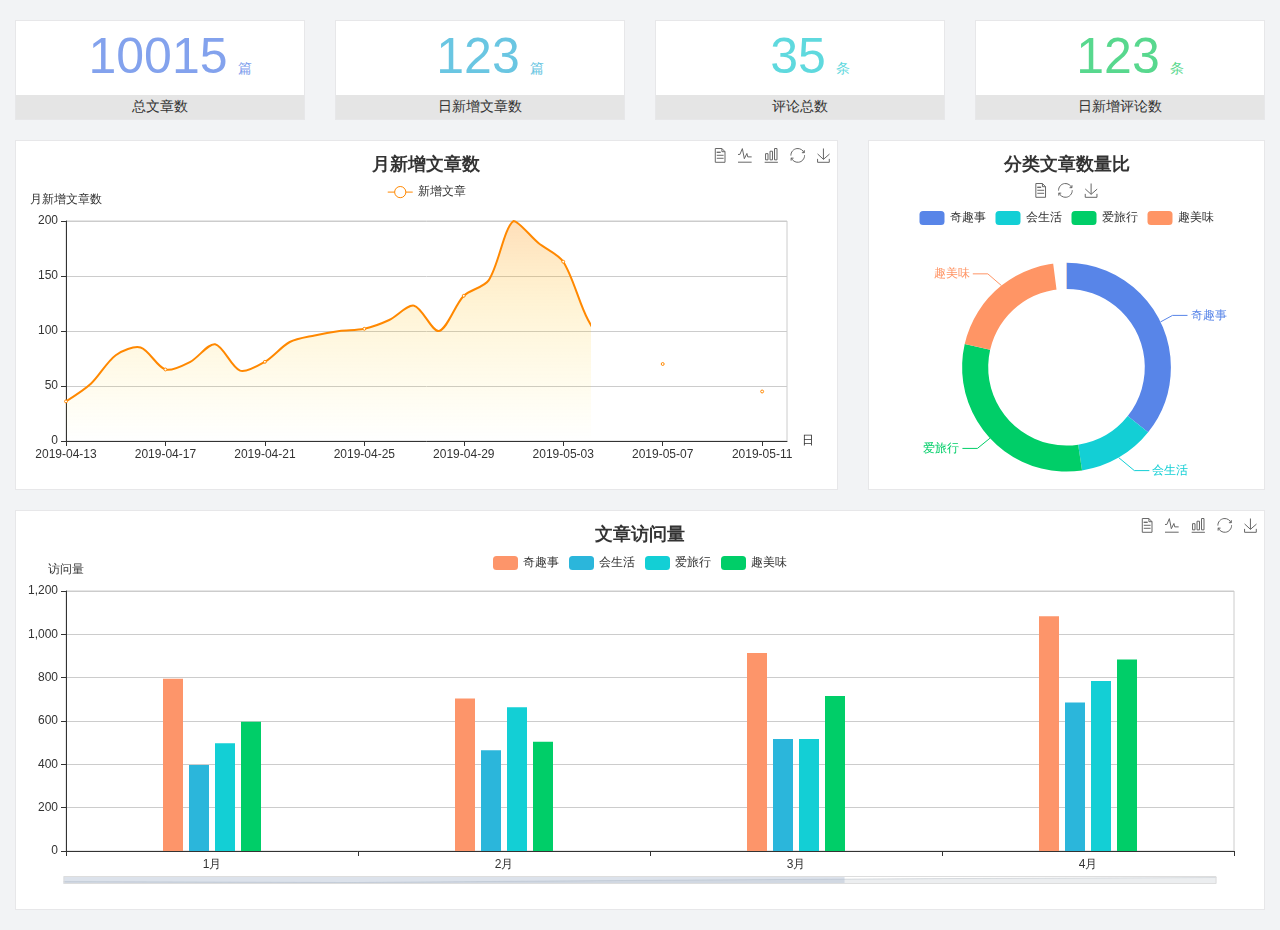
<file: home/dashboard.html>
<!DOCTYPE html>
<html lang="en">

<head>
  <meta charset="UTF-8">
  <meta name="viewport" content="width=device-width, initial-scale=1.0">
  <meta http-equiv="X-UA-Compatible" content="ie=edge">
  <title>图表统计</title>
  <link rel="stylesheet" href="../../assets/lib/bootstrap.css" />
  <link rel="stylesheet" href="../../assets/lib/main.css" />
  <script src="../../assets/lib/jquery.js"></script>
  <script type="text/javascript" src="../../assets/lib/echarts.min.js"></script>
</head>

<body>
  <div class="container-fluid">
    <div class="row spannel_list">
      <div class="col-sm-3 col-xs-6">
        <div class="spannel">
          <em>10015</em><span>篇</span>
          <b>总文章数</b>
        </div>
      </div>
      <div class="col-sm-3 col-xs-6">
        <div class="spannel scolor01">
          <em>123</em><span>篇</span>
          <b>日新增文章数</b>
        </div>
      </div>
      <div class="col-sm-3 col-xs-6">
        <div class="spannel scolor02">
          <em>35</em><span>条</span>
          <b>评论总数</b>
        </div>
      </div>
      <div class="col-sm-3 col-xs-6">
        <div class="spannel scolor03">
          <em>123</em><span>条</span>
          <b>日新增评论数</b>
        </div>
      </div>
    </div>
  </div>

  <div class="container-fluid">
    <div class="row curve-pie">
      <div class="col-lg-8 col-md-8">
        <div class="gragh_pannel" id="curve_show"></div>
      </div>
      <div class="col-lg-4 col-md-4">
        <div class="gragh_pannel" id="pie_show"></div>
      </div>
    </div>
  </div>

  <div class="container-fluid">
    <div class="column_pannel" id="column_show"></div>
  </div>

  <script>
    var oChart = echarts.init(document.getElementById('curve_show'));
    var aList_all = [
      { 'count': 36, 'date': '2019-04-13' },
      { 'count': 52, 'date': '2019-04-14' },
      { 'count': 78, 'date': '2019-04-15' },
      { 'count': 85, 'date': '2019-04-16' },
      { 'count': 65, 'date': '2019-04-17' },
      { 'count': 72, 'date': '2019-04-18' },
      { 'count': 88, 'date': '2019-04-19' },
      { 'count': 64, 'date': '2019-04-20' },
      { 'count': 72, 'date': '2019-04-21' },
      { 'count': 90, 'date': '2019-04-22' },
      { 'count': 96, 'date': '2019-04-23' },
      { 'count': 100, 'date': '2019-04-24' },
      { 'count': 102, 'date': '2019-04-25' },
      { 'count': 110, 'date': '2019-04-26' },
      { 'count': 123, 'date': '2019-04-27' },
      { 'count': 100, 'date': '2019-04-28' },
      { 'count': 132, 'date': '2019-04-29' },
      { 'count': 146, 'date': '2019-04-30' },
      { 'count': 200, 'date': '2019-05-01' },
      { 'count': 180, 'date': '2019-05-02' },
      { 'count': 163, 'date': '2019-05-03' },
      { 'count': 110, 'date': '2019-05-04' },
      { 'count': 80, 'date': '2019-05-05' },
      { 'count': 82, 'date': '2019-05-06' },
      { 'count': 70, 'date': '2019-05-07' },
      { 'count': 65, 'date': '2019-05-08' },
      { 'count': 54, 'date': '2019-05-09' },
      { 'count': 40, 'date': '2019-05-10' },
      { 'count': 45, 'date': '2019-05-11' },
      { 'count': 38, 'date': '2019-05-12' },
    ];

    let aCount = [];
    let aDate = [];

    for (var i = 0; i < aList_all.length; i++) {
      aCount.push(aList_all[i].count);
      aDate.push(aList_all[i].date);
    }

    var chartopt = {
      title: {
        text: '月新增文章数',
        left: 'center',
        top: '10'
      },
      tooltip: {
        trigger: 'axis'
      },
      legend: {
        data: ['新增文章'],
        top: '40'
      },
      toolbox: {
        show: true,
        feature: {
          mark: { show: true },
          dataView: { show: true, readOnly: false },
          magicType: { show: true, type: ['line', 'bar'] },
          restore: { show: true },
          saveAsImage: { show: true }
        }
      },
      calculable: true,
      xAxis: [
        {
          name: '日',
          type: 'category',
          boundaryGap: false,
          data: aDate
        }
      ],
      yAxis: [
        {
          name: '月新增文章数',
          type: 'value'
        }
      ],
      series: [
        {
          name: '新增文章',
          type: 'line',
          smooth: true,
          itemStyle: { normal: { areaStyle: { type: 'default' }, color: '#f80' }, lineStyle: { color: '#f80' } },
          data: aCount
        }],
      areaStyle: {
        normal: {
          color: new echarts.graphic.LinearGradient(0, 0, 0, 1, [{
            offset: 0,
            color: 'rgba(255,136,0,0.39)'
          }, {
            offset: .34,
            color: 'rgba(255,180,0,0.25)'
          }, {
            offset: 1,
            color: 'rgba(255,222,0,0.00)'
          }])

        }
      },
      grid: {
        show: true,
        x: 50,
        x2: 50,
        y: 80,
        height: 220
      }
    };

    oChart.setOption(chartopt);


    var oPie = echarts.init(document.getElementById('pie_show'));
    var oPieopt =
    {
      title: {
        top: 10,
        text: '分类文章数量比',
        x: 'center'
      },
      tooltip: {
        trigger: 'item',
        formatter: "{a} <br/>{b} : {c} ({d}%)"
      },
      color: ['#5885e8', '#13cfd5', '#00ce68', '#ff9565'],
      legend: {
        x: 'center',
        top: 65,
        data: ['奇趣事', '会生活', '爱旅行', '趣美味']
      },
      toolbox: {
        show: true,
        x: 'center',
        top: 35,
        feature: {
          mark: { show: true },
          dataView: { show: true, readOnly: false },
          magicType: {
            show: true,
            type: ['pie', 'funnel'],
            option: {
              funnel: {
                x: '25%',
                width: '50%',
                funnelAlign: 'left',
                max: 1548
              }
            }
          },
          restore: { show: true },
          saveAsImage: { show: true }
        }
      },
      calculable: true,
      series: [
        {
          name: '访问来源',
          type: 'pie',
          radius: ['45%', '60%'],
          center: ['50%', '65%'],
          data: [
            { value: 300, name: '奇趣事' },
            { value: 100, name: '会生活' },
            { value: 260, name: '爱旅行' },
            { value: 180, name: '趣美味' }
          ]
        }
      ]
    };
    oPie.setOption(oPieopt);



    var oColumn = this.echarts.init(document.getElementById('column_show'));
    var oColumnopt =
    {
      title: {
        text: '文章访问量',
        left: 'center',
        top: '10'
      },
      tooltip: {
        trigger: 'axis'
      },
      legend: {
        data: ['奇趣事', '会生活', '爱旅行', '趣美味'],
        top: '40'
      },
      toolbox: {
        show: true,
        feature: {
          mark: { show: true },
          dataView: { show: true, readOnly: false },
          magicType: { show: true, type: ['line', 'bar'] },
          restore: { show: true },
          saveAsImage: { show: true }
        }
      },
      calculable: true,
      xAxis: [
        {
          type: 'category',
          data: ['1月', '2月', '3月', '4月', '5月']
        }
      ],
      yAxis: [
        {
          name: '访问量',
          type: 'value'
        }
      ],
      series: [
        {
          name: '奇趣事',
          type: 'bar',
          barWidth: 20,
          itemStyle: {
            normal: { areaStyle: { type: 'default' }, color: '#fd956a' }
          },
          data: [800, 708, 920, 1090, 1200]
        },
        {
          name: '会生活',
          type: 'bar',
          barWidth: 20,
          itemStyle: {
            normal: { areaStyle: { type: 'default' }, color: '#2bb6db' }
          },
          data: [400, 468, 520, 690, 800]
        },
        {
          name: '爱旅行',
          type: 'bar',
          barWidth: 20,
          itemStyle: {
            normal: { areaStyle: { type: 'default' }, color: '#13cfd5' }
          },
          data: [500, 668, 520, 790, 900]
        },
        {
          name: '趣美味',
          type: 'bar',
          barWidth: 20,
          itemStyle: {
            normal: { areaStyle: { type: 'default' }, color: '#00ce68' }
          },
          data: [600, 508, 720, 890, 1000]
        }
      ],
      grid: {
        show: true,
        x: 50,
        x2: 30,
        y: 80,
        height: 260
      },
      dataZoom: [//给x轴设置滚动条
        {
          start: 0,//默认为0
          end: 100 - 1000 / 31,//默认为100
          type: 'slider',
          show: true,
          xAxisIndex: [0],
          handleSize: 0,//滑动条的 左右2个滑动条的大小
          height: 8,//组件高度
          left: 45, //左边的距离
          right: 50,//右边的距离
          bottom: 26,//右边的距离
          handleColor: '#ddd',//h滑动图标的颜色
          handleStyle: {
            borderColor: "#cacaca",
            borderWidth: "1",
            shadowBlur: 2,
            background: "#ddd",
            shadowColor: "#ddd",
          }
        }]
    };
    oColumn.setOption(oColumnopt);
  </script>
</body>

</html>
</file>
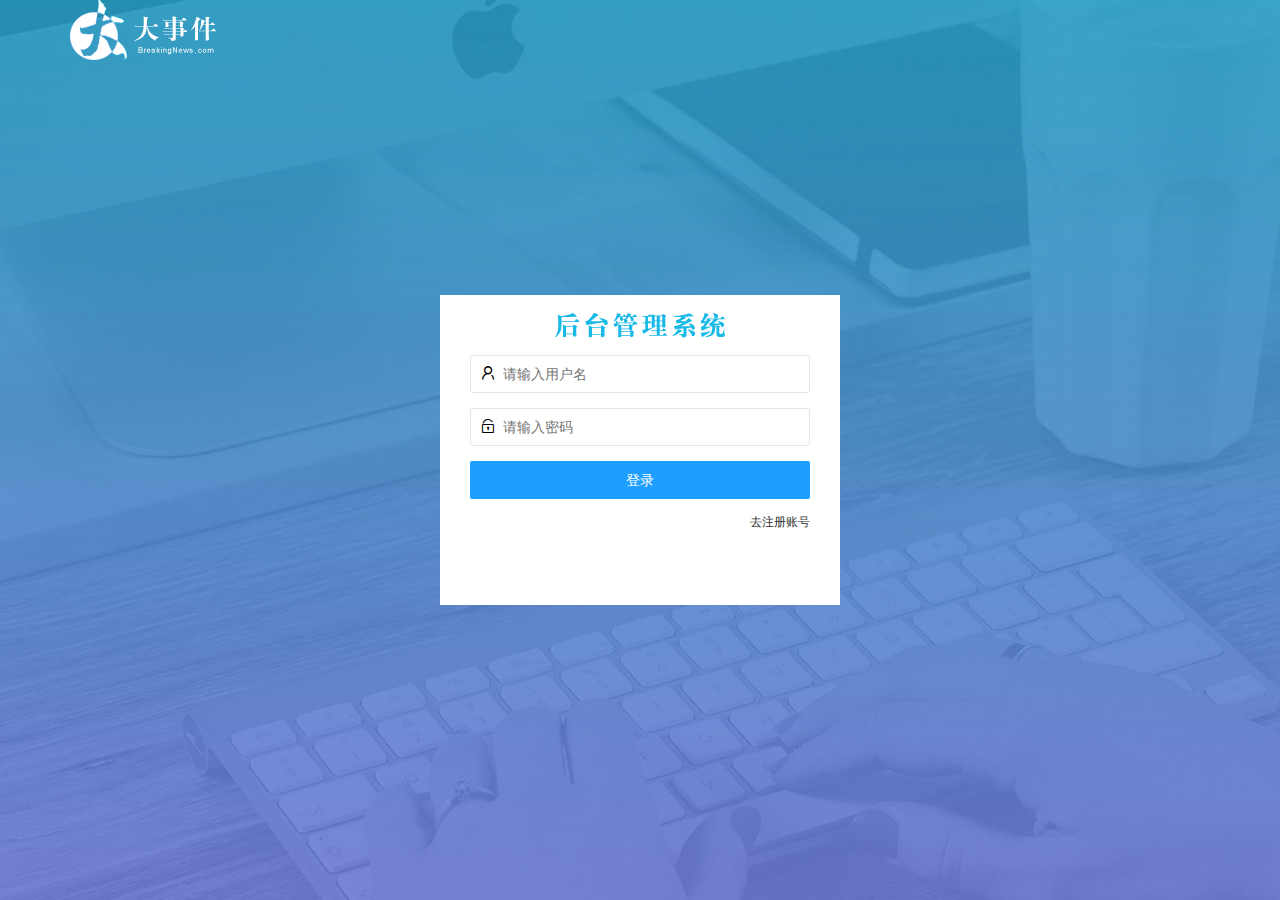
<file: home/login.html>
<!DOCTYPE html>
<html lang="en">

<head>
    <meta charset="UTF-8">
    <meta name="viewport" content="width=device-width, initial-scale=1.0">
    <meta http-equiv="X-UA-Compatible" content="ie=edge">
    <title>大事件-登录/注册</title>
    <!-- 导入layUI样式 -->
    <link rel="stylesheet" href="/assets/lib/layui/css/layui.css">
    <!-- 导入自己样式表 -->
    <link rel="stylesheet" href="/assets/css/login.css">

</head>

<body>
    <!-- 头部logo区域 -->
    <div class="layui-main">
        <img src="/assets/images/logo.png" alt="">
    </div>
    <!-- 登录注册区域 -->
    <div class="loginAndRegBox">
        <div class="title-box">
        </div>
        <!-- 登录的DIV -->
        <div class="login-box">
            <!-- 登录的表单 -->
            <form class="layui-form" action="" id="form_login">
                <!-- 用户名 -->
                <div class="layui-form-item">
                    <i class="layui-icon layui-icon-username"></i>
                    <input type="text" name="username" required lay-verify="required" placeholder="请输入用户名" autocomplete="off" class="layui-input">
                </div>
                <!-- 密码 -->
                <div class="layui-form-item">
                    <i class="layui-icon layui-icon-password"></i>
                    <input type="password" name="password" required lay-verify="required|pwd" placeholder="请输入密码" autocomplete="off" class="layui-input">
                </div>
                <!-- 按钮 -->
                <div class="layui-form-item ">
                    <!-- 提交按钮和普通按钮区别 lay-submit -->
                    <button class="layui-btn layui-btn-fluid layui-btn-normal" lay-submit>登录</button>
                </div>
                <div class="layui-form-item links">
                    <a href="javascript:;" id="link_reg">去注册账号</a>
                </div>
            </form>

        </div>
        <!-- 注册的DIV -->
        <div class="reg-box">
            <form class="layui-form" id="form_reg">
                <!-- 用户名 -->
                <div class="layui-form-item">
                    <i class="layui-icon layui-icon-username"></i>
                    <input type="text" name="username" required lay-verify="required" placeholder="请输入用户名" autocomplete="off" class="layui-input">
                </div>
                <!-- 密码 -->
                <div class="layui-form-item">
                    <i class="layui-icon layui-icon-password"></i>
                    <input type="password" name="password" required lay-verify="required|pwd" placeholder="请输入密码" autocomplete="off" class="layui-input">
                </div>
                <!-- 密码确认 -->
                <div class="layui-form-item">
                    <i class="layui-icon layui-icon-password"></i>
                    <input type="password" name="repassword" required lay-verify="required|pwd|repwd" placeholder="再次确认密码" autocomplete="off" class="layui-input">
                </div>
                <!-- 注册按钮 -->
                <div class="layui-form-item ">
                    <!-- 提交按钮和普通按钮区别 lay-submit -->
                    <button class="layui-btn layui-btn-fluid layui-btn-normal" lay-submit>注册</button>
                </div>
                <div class="layui-form-item links">
                    <a href="javascript:;" id="link_login">去登录</a>
                </div>
        </div>

    </div>

    </div>
    <!-- 导入layUI的JS -->
    <script src="/assets/lib/layui/layui.all.js"></script>
    <!-- 导入JQ -->
    <script src="/assets/lib/jquery.js"></script>
    <!-- 导入自己封装的baseAPI.js -->
    <script src="/assets/js/baseAPI.js"></script>
    <!-- 导入自己的JS -->
    <script src="/assets/js/login.js"></script>

</body>

</html>
</file>
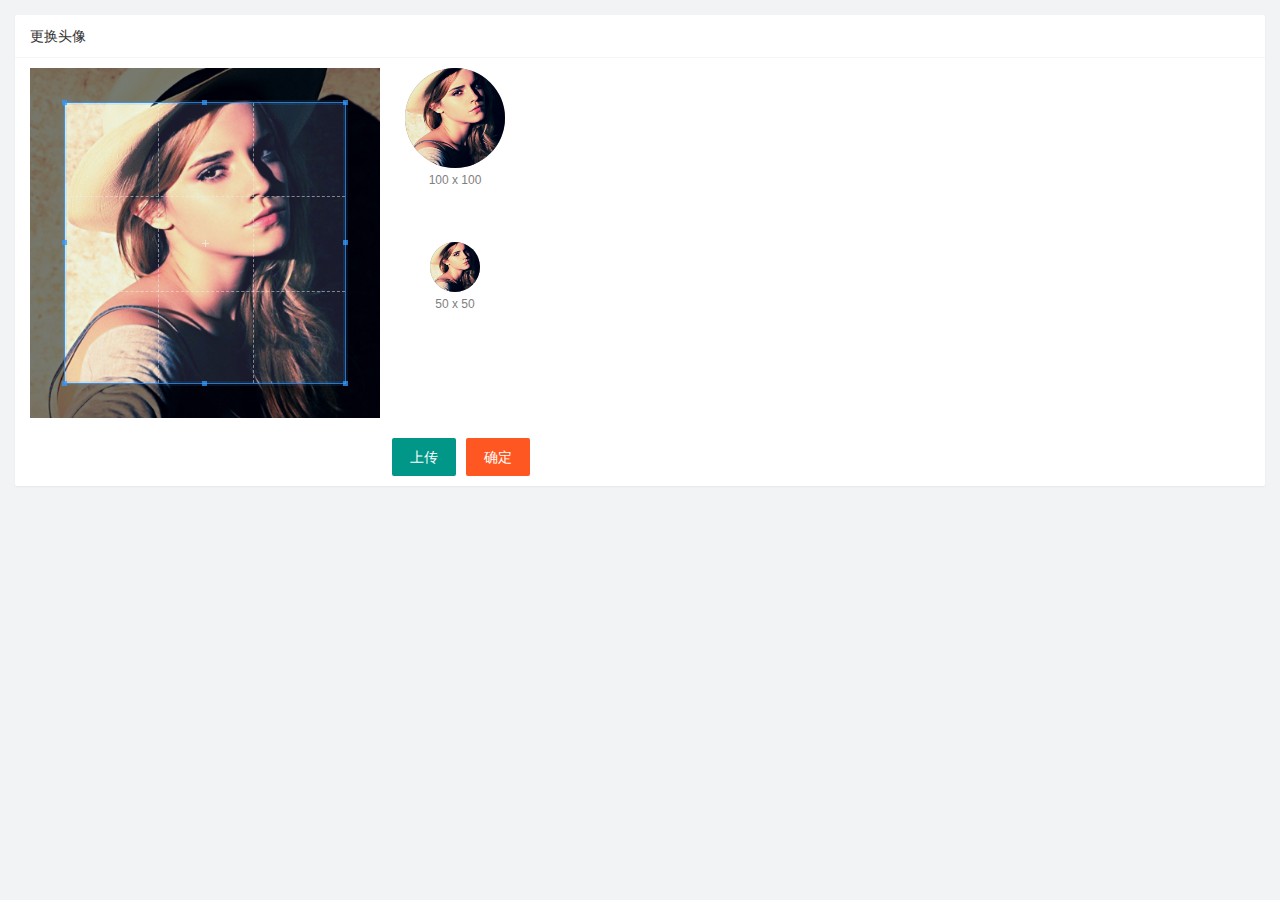
<file: user/user_avatar.html>
<!DOCTYPE html>
<html lang="en">

<head>
    <meta charset="UTF-8">
    <meta name="viewport" content="width=device-width, initial-scale=1.0">
    <meta http-equiv="X-UA-Compatible" content="ie=edge">
    <title>Document</title>
    <!-- 导入layui样式 -->
    <link rel="stylesheet" href="/assets/lib/layui/css/layui.css">
    <!-- 导入cropper样式表 -->
    <link rel="stylesheet" href="/assets/lib/cropper/cropper.css" />
    <!-- 导入自己的样式 -->
    <link rel="stylesheet" href="/assets/css/user/user_avatar.css">
</head>

<body>
    <div class="layui-card">
        <div class="layui-card-header">更换头像</div>
        <div class="layui-card-body">
            <!-- 第一行的图片裁剪和预览区域 -->
            <div class="row1">
                <!-- 图片裁剪区域 -->
                <div class="cropper-box">
                    <!-- 这个 img 标签很重要，将来会把它初始化为裁剪区域 -->
                    <img id="image" src="/assets/images/sample.jpg" />
                </div>
                <!-- 图片的预览区域 -->
                <div class="preview-box">
                    <div>
                        <!-- 宽高为 100px 的预览区域 -->
                        <div class="img-preview w100"></div>
                        <p class="size">100 x 100</p>
                    </div>
                    <div>
                        <!-- 宽高为 50px 的预览区域 -->
                        <div class="img-preview w50"></div>
                        <p class="size">50 x 50</p>
                    </div>
                </div>
            </div>

            <!-- 第二行的按钮区域 -->
            <div class="row2">
                <!-- 通过accept属性，可以指定用户选择类型文件 -->
                <input type="file" id="file" accept="image/png,image/jpg">
                <button type="button" class="layui-btn" id="btnChooseImage">上传</button>
                <button type="button" class="layui-btn layui-btn-danger" id="btnUpload">确定</button>
            </div>
        </div>
    </div>
    <!-- 导入layui的JS -->
    <script src="/assets/lib/layui/layui.all.js"></script>
    <!-- 导入cropper的JS -->
    <script src="/assets/lib/jquery.js"></script>
    <script src="/assets/lib/cropper/Cropper.js"></script>
    <script src="/assets/lib/cropper/jquery-cropper.js"></script>
    <!-- 导入baseAPI的js -->
    <script src="/assets/js/baseAPI.js"></script>
    <!-- 导入自己的JS -->
    <script src="/assets/js/user/user_avatar.js"></script>
</body>

</html>
</file>
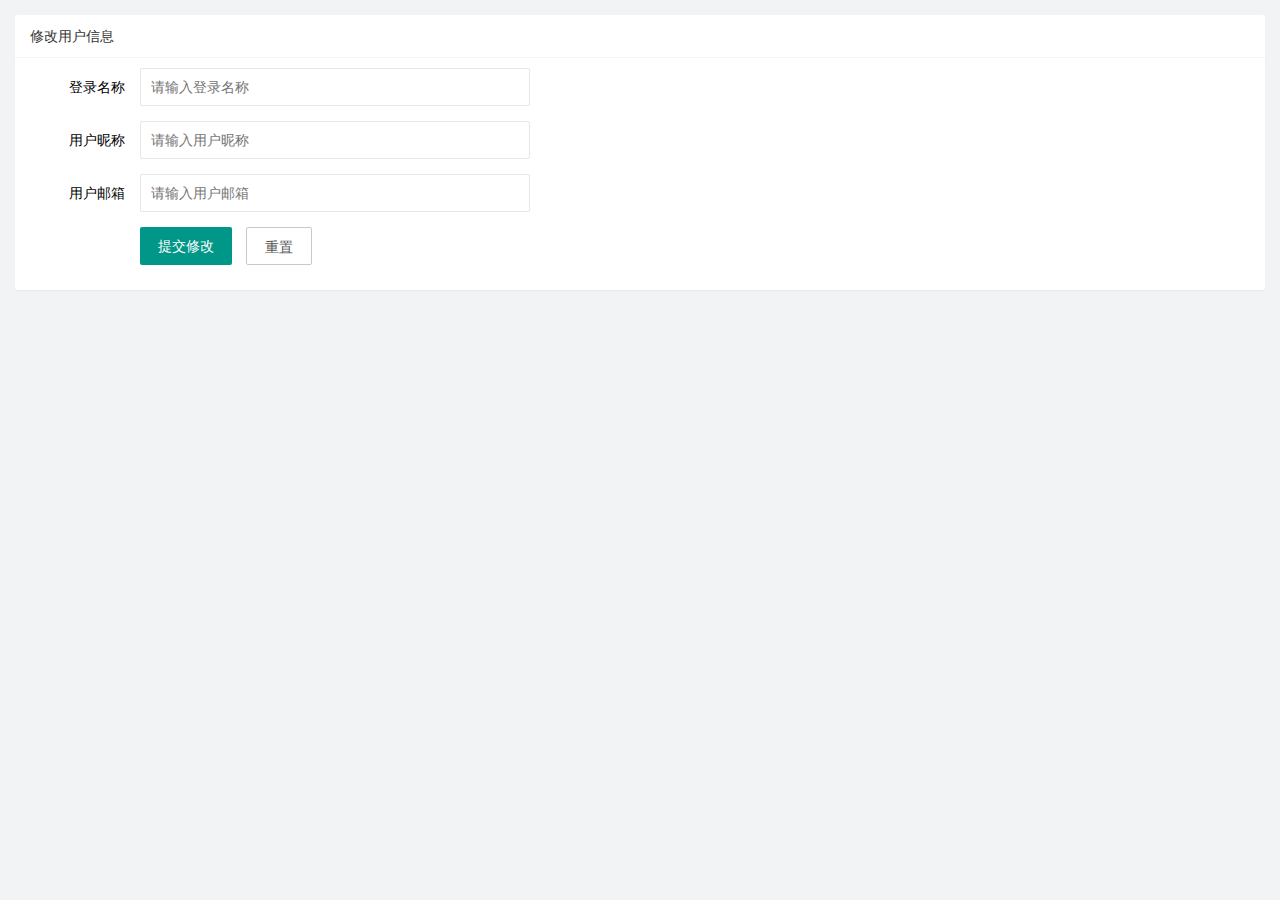
<file: user/user_info.html>
<!DOCTYPE html>
<html lang="en">

<head>
    <meta charset="UTF-8">
    <meta name="viewport" content="width=device-width, initial-scale=1.0">
    <meta http-equiv="X-UA-Compatible" content="ie=edge">
    <title>Document</title>
    <!-- 导入layui的样式 -->
    <link rel="stylesheet" href="/assets/lib/layui/css/layui.css">
    <!-- 导入user的样式 -->
    <link rel="stylesheet" href="/assets/css/user/user_info.css">
</head>

<body>
    <!-- 卡片面板区域 -->
    <div class="layui-card">
        <div class="layui-card-header">修改用户信息</div>
        <div class="layui-card-body">
            <!-- form表单区域 -->
            <form class="layui-form" lay-filter="formUserInfo">
                <!-- 这是隐藏域 -->
                <input type="hidden" name="id" value="" />
                <div class="layui-form-item">
                    <label class="layui-form-label">登录名称</label>
                    <div class="layui-input-block">
                        <input type="text" name="username" required lay-verify="required" placeholder="请输入登录名称" autocomplete="off" class="layui-input" readonly>
                    </div>
                </div>
                <div class="layui-form-item">
                    <label class="layui-form-label">用户昵称</label>
                    <div class="layui-input-block">
                        <input type="text" name="nickname" required lay-verify="required|nickname" placeholder="请输入用户昵称" autocomplete="off" class="layui-input">
                    </div>
                </div>
                <div class="layui-form-item">
                    <label class="layui-form-label">用户邮箱</label>
                    <div class="layui-input-block">
                        <input type="text" name="email" required lay-verify="required|email" placeholder="请输入用户邮箱" autocomplete="off" class="layui-input">
                    </div>
                </div>
                <div class="layui-form-item">
                    <div class="layui-input-block">
                        <button class="layui-btn" lay-submit lay-filter="formDemo">提交修改</button>
                        <button type="reset" class="layui-btn layui-btn-primary" id="btnReset">重置</button>
                    </div>
                </div>
            </form>
        </div>
    </div>
    <!-- 导入layui的JS -->
    <script src="/assets/lib/layui/layui.all.js"></script>
    <!-- 导入JQ -->
    <script src="/assets/lib/jquery.js"></script>
    <!-- 导入baseAPI -->
    <script src="/assets/js/baseAPI.js"></script>

    <!-- 导入自己的JS -->
    <script src="/assets/js/user/user_info.js"></script>
</body>

</html>
</file>
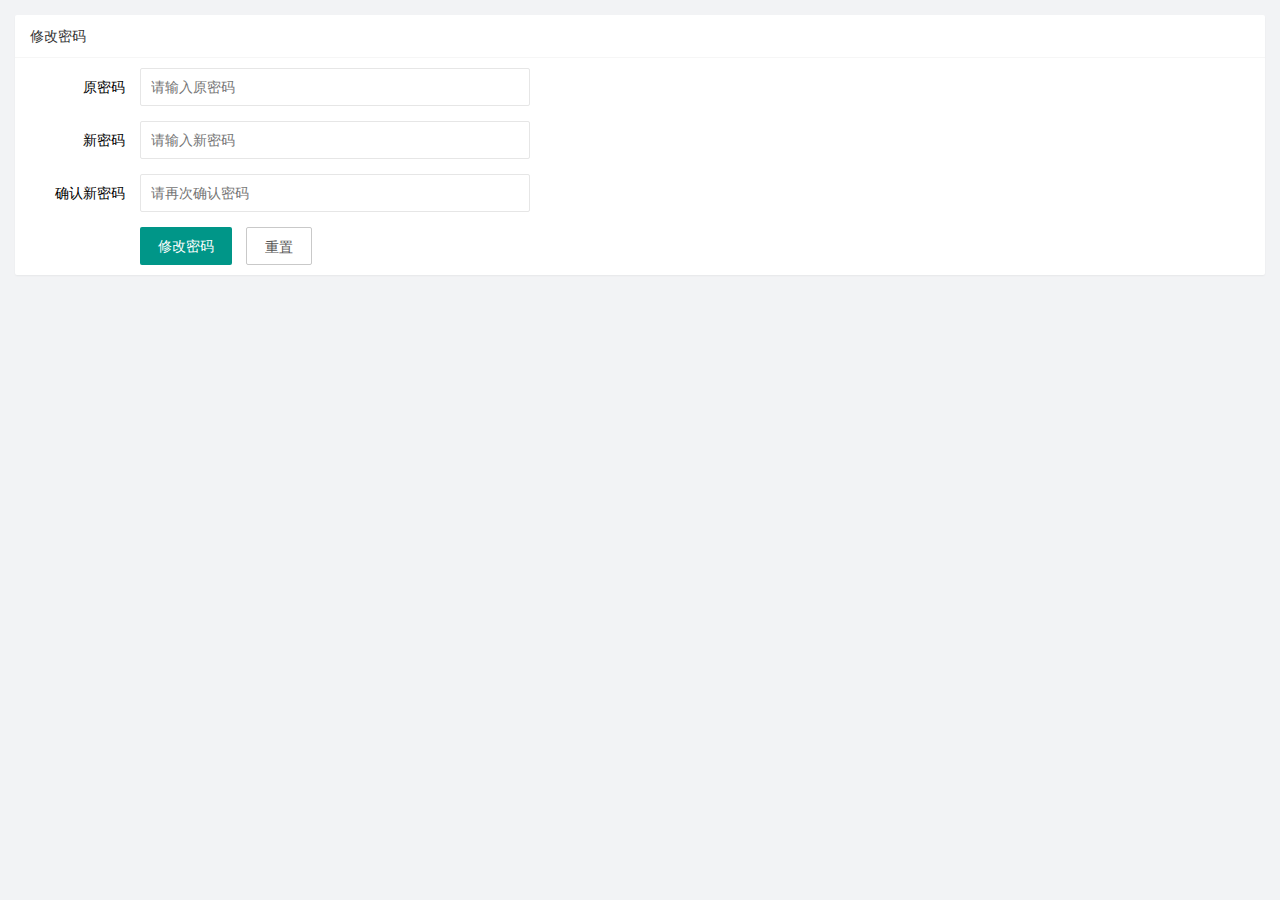
<file: user/user_pwd.html>
<!DOCTYPE html>
<html lang="en">

<head>
    <meta charset="UTF-8">
    <meta name="viewport" content="width=device-width, initial-scale=1.0">
    <meta http-equiv="X-UA-Compatible" content="ie=edge">
    <title>Document</title>
    <!-- 导入layui的样式表 -->
    <link rel="stylesheet" href="/assets/lib/layui/css/layui.css">
    <!-- 导入重置密码样式表 -->
    <link rel="stylesheet" href="/assets/css/user/user_pwd.css">
</head>

<body>
    <!-- 面板卡片区域 -->
    <div class="layui-card">
        <div class="layui-card-header">修改密码</div>
        <div class="layui-card-body">
            <form class="layui-form">
                <div class="layui-form-item">
                    <label class="layui-form-label">原密码</label>
                    <div class="layui-input-block">
                        <input type="password" name="oldPwd" required lay-verify="required|pwd" placeholder="请输入原密码" autocomplete="off" class="layui-input">
                    </div>
                </div>
                <div class="layui-form-item">
                    <label class="layui-form-label">新密码</label>
                    <div class="layui-input-block">
                        <input type="password" name="newPwd" required lay-verify="required|pwd|samePwd" placeholder="请输入新密码" autocomplete="off" class="layui-input">
                    </div>
                </div>
                <div class="layui-form-item">
                    <label class="layui-form-label">确认新密码</label>
                    <div class="layui-input-block">
                        <input type="password" name="rePwd" required lay-verify="required|pwd|rePwd" placeholder="请再次确认密码" autocomplete="off" class="layui-input">
                    </div>
                </div>
                <div class="layui-input-block">
                    <button class="layui-btn" lay-submit lay-filter="formDemo">修改密码</button>
                    <button type="reset" class="layui-btn layui-btn-primary">重置</button>
                </div>
            </form>
        </div>
    </div>
    <!-- 导入layui的JS -->
    <script src="/assets/lib/layui/layui.all.js"></script>
    <!-- 导入JQ -->
    <script src="/assets/lib/jquery.js"></script>
    <!-- 导入baseAPI -->
    <script src="/assets/js/baseAPI.js"></script>
    <!-- 导入自己的JS -->
    <script src="/assets/js/user/user_pwd.js"></script>
</body>

</html>
</file>
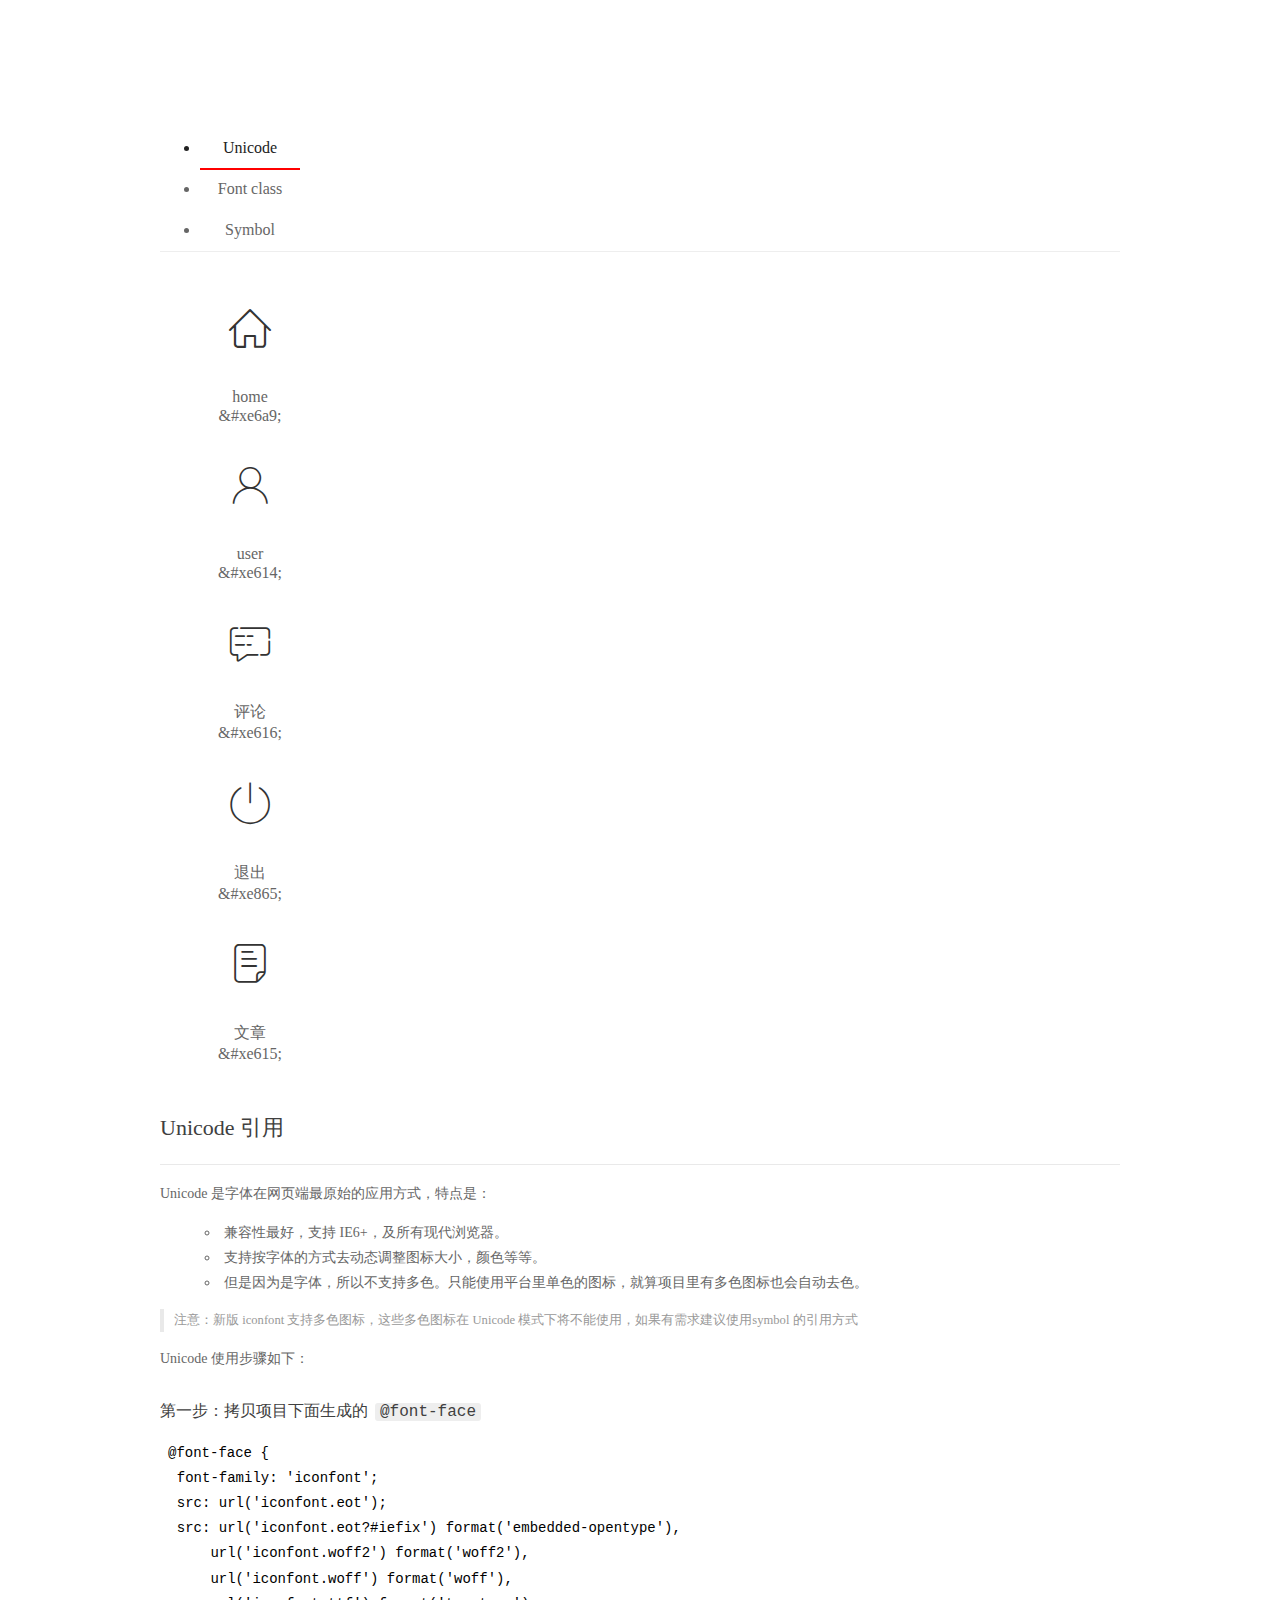
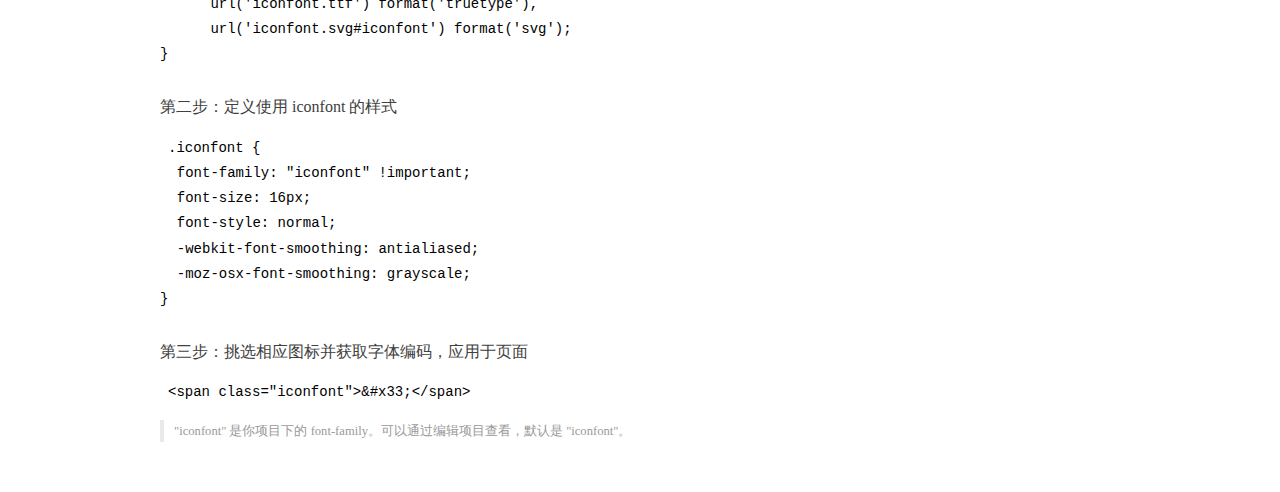
<file: assets/fonts/demo_index.html>
<!DOCTYPE html>
<html>
<head>
  <meta charset="utf-8"/>
  <title>IconFont Demo</title>
  <link rel="shortcut icon" href="https://gtms04.alicdn.com/tps/i4/TB1_oz6GVXXXXaFXpXXJDFnIXXX-64-64.ico" type="image/x-icon"/>
  <link rel="stylesheet" href="https://g.alicdn.com/thx/cube/1.3.2/cube.min.css">
  <link rel="stylesheet" href="demo.css">
  <link rel="stylesheet" href="iconfont.css">
  <script src="iconfont.js"></script>
  <!-- jQuery -->
  <script src="https://a1.alicdn.com/oss/uploads/2018/12/26/7bfddb60-08e8-11e9-9b04-53e73bb6408b.js"></script>
  <!-- 代码高亮 -->
  <script src="https://a1.alicdn.com/oss/uploads/2018/12/26/a3f714d0-08e6-11e9-8a15-ebf944d7534c.js"></script>
</head>
<body>
  <div class="main">
    <h1 class="logo"><a href="https://www.iconfont.cn/" title="iconfont 首页" target="_blank">&#xe86b;</a></h1>
    <div class="nav-tabs">
      <ul id="tabs" class="dib-box">
        <li class="dib active"><span>Unicode</span></li>
        <li class="dib"><span>Font class</span></li>
        <li class="dib"><span>Symbol</span></li>
      </ul>
      
    </div>
    <div class="tab-container">
      <div class="content unicode" style="display: block;">
          <ul class="icon_lists dib-box">
          
            <li class="dib">
              <span class="icon iconfont">&#xe6a9;</span>
                <div class="name">home</div>
                <div class="code-name">&amp;#xe6a9;</div>
              </li>
          
            <li class="dib">
              <span class="icon iconfont">&#xe614;</span>
                <div class="name">user</div>
                <div class="code-name">&amp;#xe614;</div>
              </li>
          
            <li class="dib">
              <span class="icon iconfont">&#xe616;</span>
                <div class="name">评论</div>
                <div class="code-name">&amp;#xe616;</div>
              </li>
          
            <li class="dib">
              <span class="icon iconfont">&#xe865;</span>
                <div class="name">退出</div>
                <div class="code-name">&amp;#xe865;</div>
              </li>
          
            <li class="dib">
              <span class="icon iconfont">&#xe615;</span>
                <div class="name">文章</div>
                <div class="code-name">&amp;#xe615;</div>
              </li>
          
          </ul>
          <div class="article markdown">
          <h2 id="unicode-">Unicode 引用</h2>
          <hr>

          <p>Unicode 是字体在网页端最原始的应用方式，特点是：</p>
          <ul>
            <li>兼容性最好，支持 IE6+，及所有现代浏览器。</li>
            <li>支持按字体的方式去动态调整图标大小，颜色等等。</li>
            <li>但是因为是字体，所以不支持多色。只能使用平台里单色的图标，就算项目里有多色图标也会自动去色。</li>
          </ul>
          <blockquote>
            <p>注意：新版 iconfont 支持多色图标，这些多色图标在 Unicode 模式下将不能使用，如果有需求建议使用symbol 的引用方式</p>
          </blockquote>
          <p>Unicode 使用步骤如下：</p>
          <h3 id="-font-face">第一步：拷贝项目下面生成的 <code>@font-face</code></h3>
<pre><code class="language-css"
>@font-face {
  font-family: 'iconfont';
  src: url('iconfont.eot');
  src: url('iconfont.eot?#iefix') format('embedded-opentype'),
      url('iconfont.woff2') format('woff2'),
      url('iconfont.woff') format('woff'),
      url('iconfont.ttf') format('truetype'),
      url('iconfont.svg#iconfont') format('svg');
}
</code></pre>
          <h3 id="-iconfont-">第二步：定义使用 iconfont 的样式</h3>
<pre><code class="language-css"
>.iconfont {
  font-family: "iconfont" !important;
  font-size: 16px;
  font-style: normal;
  -webkit-font-smoothing: antialiased;
  -moz-osx-font-smoothing: grayscale;
}
</code></pre>
          <h3 id="-">第三步：挑选相应图标并获取字体编码，应用于页面</h3>
<pre>
<code class="language-html"
>&lt;span class="iconfont"&gt;&amp;#x33;&lt;/span&gt;
</code></pre>
          <blockquote>
            <p>"iconfont" 是你项目下的 font-family。可以通过编辑项目查看，默认是 "iconfont"。</p>
          </blockquote>
          </div>
      </div>
      <div class="content font-class">
        <ul class="icon_lists dib-box">
          
          <li class="dib">
            <span class="icon iconfont icon-home"></span>
            <div class="name">
              home
            </div>
            <div class="code-name">.icon-home
            </div>
          </li>
          
          <li class="dib">
            <span class="icon iconfont icon-user"></span>
            <div class="name">
              user
            </div>
            <div class="code-name">.icon-user
            </div>
          </li>
          
          <li class="dib">
            <span class="icon iconfont icon-pinglun"></span>
            <div class="name">
              评论
            </div>
            <div class="code-name">.icon-pinglun
            </div>
          </li>
          
          <li class="dib">
            <span class="icon iconfont icon-tuichu"></span>
            <div class="name">
              退出
            </div>
            <div class="code-name">.icon-tuichu
            </div>
          </li>
          
          <li class="dib">
            <span class="icon iconfont icon-16"></span>
            <div class="name">
              文章
            </div>
            <div class="code-name">.icon-16
            </div>
          </li>
          
        </ul>
        <div class="article markdown">
        <h2 id="font-class-">font-class 引用</h2>
        <hr>

        <p>font-class 是 Unicode 使用方式的一种变种，主要是解决 Unicode 书写不直观，语意不明确的问题。</p>
        <p>与 Unicode 使用方式相比，具有如下特点：</p>
        <ul>
          <li>兼容性良好，支持 IE8+，及所有现代浏览器。</li>
          <li>相比于 Unicode 语意明确，书写更直观。可以很容易分辨这个 icon 是什么。</li>
          <li>因为使用 class 来定义图标，所以当要替换图标时，只需要修改 class 里面的 Unicode 引用。</li>
          <li>不过因为本质上还是使用的字体，所以多色图标还是不支持的。</li>
        </ul>
        <p>使用步骤如下：</p>
        <h3 id="-fontclass-">第一步：引入项目下面生成的 fontclass 代码：</h3>
<pre><code class="language-html">&lt;link rel="stylesheet" href="./iconfont.css"&gt;
</code></pre>
        <h3 id="-">第二步：挑选相应图标并获取类名，应用于页面：</h3>
<pre><code class="language-html">&lt;span class="iconfont icon-xxx"&gt;&lt;/span&gt;
</code></pre>
        <blockquote>
          <p>"
            iconfont" 是你项目下的 font-family。可以通过编辑项目查看，默认是 "iconfont"。</p>
        </blockquote>
      </div>
      </div>
      <div class="content symbol">
          <ul class="icon_lists dib-box">
          
            <li class="dib">
                <svg class="icon svg-icon" aria-hidden="true">
                  <use xlink:href="#icon-home"></use>
                </svg>
                <div class="name">home</div>
                <div class="code-name">#icon-home</div>
            </li>
          
            <li class="dib">
                <svg class="icon svg-icon" aria-hidden="true">
                  <use xlink:href="#icon-user"></use>
                </svg>
                <div class="name">user</div>
                <div class="code-name">#icon-user</div>
            </li>
          
            <li class="dib">
                <svg class="icon svg-icon" aria-hidden="true">
                  <use xlink:href="#icon-pinglun"></use>
                </svg>
                <div class="name">评论</div>
                <div class="code-name">#icon-pinglun</div>
            </li>
          
            <li class="dib">
                <svg class="icon svg-icon" aria-hidden="true">
                  <use xlink:href="#icon-tuichu"></use>
                </svg>
                <div class="name">退出</div>
                <div class="code-name">#icon-tuichu</div>
            </li>
          
            <li class="dib">
                <svg class="icon svg-icon" aria-hidden="true">
                  <use xlink:href="#icon-16"></use>
                </svg>
                <div class="name">文章</div>
                <div class="code-name">#icon-16</div>
            </li>
          
          </ul>
          <div class="article markdown">
          <h2 id="symbol-">Symbol 引用</h2>
          <hr>

          <p>这是一种全新的使用方式，应该说这才是未来的主流，也是平台目前推荐的用法。相关介绍可以参考这篇<a href="">文章</a>
            这种用法其实是做了一个 SVG 的集合，与另外两种相比具有如下特点：</p>
          <ul>
            <li>支持多色图标了，不再受单色限制。</li>
            <li>通过一些技巧，支持像字体那样，通过 <code>font-size</code>, <code>color</code> 来调整样式。</li>
            <li>兼容性较差，支持 IE9+，及现代浏览器。</li>
            <li>浏览器渲染 SVG 的性能一般，还不如 png。</li>
          </ul>
          <p>使用步骤如下：</p>
          <h3 id="-symbol-">第一步：引入项目下面生成的 symbol 代码：</h3>
<pre><code class="language-html">&lt;script src="./iconfont.js"&gt;&lt;/script&gt;
</code></pre>
          <h3 id="-css-">第二步：加入通用 CSS 代码（引入一次就行）：</h3>
<pre><code class="language-html">&lt;style&gt;
.icon {
  width: 1em;
  height: 1em;
  vertical-align: -0.15em;
  fill: currentColor;
  overflow: hidden;
}
&lt;/style&gt;
</code></pre>
          <h3 id="-">第三步：挑选相应图标并获取类名，应用于页面：</h3>
<pre><code class="language-html">&lt;svg class="icon" aria-hidden="true"&gt;
  &lt;use xlink:href="#icon-xxx"&gt;&lt;/use&gt;
&lt;/svg&gt;
</code></pre>
          </div>
      </div>

    </div>
  </div>
  <script>
  $(document).ready(function () {
      $('.tab-container .content:first').show()

      $('#tabs li').click(function (e) {
        var tabContent = $('.tab-container .content')
        var index = $(this).index()

        if ($(this).hasClass('active')) {
          return
        } else {
          $('#tabs li').removeClass('active')
          $(this).addClass('active')

          tabContent.hide().eq(index).fadeIn()
        }
      })
    })
  </script>
</body>
</html>
</file>
<file: assets/lib/main.css>
body{
    font-family:'MicroSoft YaHei';
    background-color: #f2f3f5;
}
.main_wrap{
    position:fixed;
    width:100%;
    height:100%;
    left:0px;
    top:0px;
    background:url('../images/login_bg.jpg'); 
    background-size:100% 100%; 
  }
.header{
    width:1200px;
    overflow: hidden;
    margin:20px auto 0;
}
.heade .logo{
    float: left;
}
.header .copyright{
    float:right;
    font-size:12px;
    color:#fff;
    text-align:right;
    line-height:20px;
    margin-top:10px;
}
.login_form_con{
    position:absolute;
    left:50%;
    top:50%;
    margin-left:-200px;
    margin-top:-155px;
    width:400px;
    height:310px;
    background-color: #edeff0;
}

.login_form{
    position: relative;
}

.login_form .icon-user{
    position:absolute;
    font-size:16px;
    color:#999;
    left:46px;
    top:12px;
}
.login_form .icon-key{
    position:absolute;
    font-size:18px;
    color:#999;
    left:46px;
    top:78px;
}
.login_title{
    height:60px;
    background:url('../images/login_title.png') center center no-repeat #fff;
}
.input_txt,.input_pass,.input_sub{
    display:block;
    width:334px;
    height:37px;
    padding:0px;
    text-indent:40px;
    border:1px solid #ddd;
    margin:27px auto 0;
    outline:none;
}
.input_sub{
    margin-top:40px;
    height:42px;
    background-color: #19b9e7;
    text-indent:0px;
    font-size:18px;
    color:#fff;
    cursor: pointer;
}
.input_sub:hover{
    background-color: #08a0cc;
}

.sider{
    position:fixed;
    left:0;
    top:0;
    bottom:0;
    width:210px;
    background-color: #323745;
}
.sider .logo{
    display:block;
    height:56px;
    background-color: #242732;
    overflow: hidden;
}
.sider .logo img{
    display:block;
    margin:6px auto 0;
}
.user_info{
    height:79px;
    border-bottom:1px solid #5a5e6b;
}

.user_info img{
    float: left;
    width:40px;
    height:40px;
    border-radius:20px;
    margin:19px 0 0 30px;
}
.user_info span{
    float: left;
    width:120px;
    font-size:12px;
    color:#fff;
    margin:23px 0 0 20px;
}
.user_info b{
    float: left;
    width: 120px;
    font-weight:normal;
    font-size:12px;
    color:#adafb5;
    margin:2px 0 0 20px;
}

.menu .level01{
    height:50px;
    line-height:50px;
}
.menu .level01 a{
    display:block;
    height:50px;
    font-size:12px;
    color:#adafb5;
    overflow: hidden;
}
.menu .level01.active a{
    background-color: #1378f0;
    color:#fff;
}
.menu .level01.active i{
    color:#fff;
}

.menu .level01 a:hover{
    background-color: #1378f0;
    color:#fff;
}
.menu .level01 a:hover i{
    color:#fff;
}
.menu .level01 i{
    color:#61646f;
    font-size:22px;
    float: left;
    margin-left:26px;
}
.menu .level01 span{
    float: left;
    margin-left:10px;
}
.menu .level01 b{
    float: right;
    margin-right:20px;
    font-weight:normal;
    transform:rotate(90deg);
    transition:all 500ms ease;
}

.menu .level01 .rotate0{
    transform:rotate(0deg);
}

.menu .level02{
    background: #242732;
    display:none;
}


.menu .level02 li{
    height:40px;
    line-height:40px;
}
.menu .level02 li a{
    display:block;
    height:40px;
    font-size:12px;
    color:#adafb5;
    overflow: hidden;
}

.menu .level02 li a:hover{
    background-color: #1378f0;
    color:#fff;
}

.menu .level02 li i{
    font-size:12px;
    float: left;
    margin-left:60px;
}
.menu .level02 li span{
    font-size:12px;
    float: left;
    margin-left:5px;
}

.menu .level02 .active a{
    color:#ffae00;
}

.header_bar{
    position:fixed;
    left:210px;
    right:0;
    top:0;
    height:56px;
    background-color: #fff;
}

.main{
    position:fixed;
    left:210px;
    top:56px;
    right:0;
    bottom:0;
    background-color: #f2f3f5;
}

.search_form{
    width:218px;
    height:33px;
    border:1px solid #ddd;
    background-color: #f2f3f5;
    border-radius:16px;
    float: left;
    margin:12px 0 0 27px;
}

.search_form input{
    padding:0px;
    margin:0px;
    border:0px;
    float: left;
    background-color: #f2f3f5;
    font-size:12px;
    width:175px;
    height:31px;
    margin-left:12px;
    outline:none;
   
}

.search_form .icon-search{
    line-height:33px;
    cursor: pointer;
    font-size:18px;
    color:#abaebb;
}
.user_center_link{
    float:right;

}
.user_center_link a{
    line-height:56px;
    font-size:12px;
    color:#999;
    margin-right:15px;
}
.user_center_link a:hover{
    color:#ffae00
}

.user_center_link img{
    width:42px;
    height:42px;
    border-radius:32px;
    margin-right:10px;
}

.spannel_list{
    margin-top:20px;
}

.spannel{
	height:100px;
	overflow:hidden;
	text-align:center;
    position:relative;
    background-color: #fff;
    border:1px solid #e7e7e9;
    margin-bottom:20px;
}

.spannel em{
    font-style:normal;
	font-size:50px;
	line-height:50px;
	display:inline-block;
	margin:10px 0 0 20px;
	font-family:'Arial';
	color:#83a2ed;
}

.spannel span{
	font-size:14px;
	display:inline-block;
	color:#83a2ed;
	margin-left:10px;
}

.spannel b{
	position:absolute;
	left:0;
	bottom:0;
	width:100%;
	line-height:24px;
	background:#e5e5e5;
	color:#333;
	font-size:14px;
	font-weight:normal;
}

.scolor01 em,.scolor01 span{
	color:#6ac6e2;
}

.scolor02 em,.scolor02 span{
	color:#5fd9de;
}

.scolor03 em,.scolor03 span{
	color:#58d88e;
}


.gragh_pannel{
    height:350px;
    border:1px solid #e7e7e9;
    background-color: #fff!important; 
    margin-bottom:20px;  
}

.column_pannel{
    margin-bottom:20px;
    height:400px;
    border:1px solid #e7e7e9;
    background-color: #fff!important;   
}

.common_title{
    line-height:42px;
    background-color: #fbfbfb;
    border:1px solid #e7e7e9;
    margin-top:20px;
    text-indent: 15px;
    font-size:14px;
    color:#333;
}

.common_con{
    border:1px solid #e7e7e9;
    border-top:0px;
    background-color: #fff;
    padding-bottom:20px;
    margin-bottom:20px;
}
.opt_btns{
    margin-top:20px;
}

.mp20{
    margin-top:20px;
}

.pagination{   
   margin:0;
}

.article_form{
    margin-top:20px;
}

.form-group{
    margin-bottom:25px;
}

.form-group label{
    font-weight:normal;
    color:#666;
}

.icon-icondate{
    line-height:16px;
}

.user_pic{
    width:100px;
    height:100px;
    margin-bottom:10px;
}

.article_cover{
    width:200px;
    height:200px;
    margin-bottom:10px;
}
</file>
<file: assets/lib/layui/css/layui.css>
/** layui-v2.5.5 MIT License By https://www.layui.com */

.layui-inline,
img {
    display: inline-block;
    vertical-align: middle
}

h1,
h2,
h3,
h4,
h5,
h6 {
    font-weight: 400
}

.layui-edge,
.layui-header,
.layui-inline,
.layui-main {
    position: relative
}

.layui-body,
.layui-edge,
.layui-elip {
    overflow: hidden
}

.layui-btn,
.layui-edge,
.layui-inline,
img {
    vertical-align: middle
}

.layui-btn,
.layui-disabled,
.layui-icon,
.layui-unselect {
    -moz-user-select: none;
    -webkit-user-select: none;
    -ms-user-select: none
}

.layui-elip,
.layui-form-checkbox span,
.layui-form-pane .layui-form-label {
    text-overflow: ellipsis;
    white-space: nowrap
}

.layui-breadcrumb,
.layui-tree-btnGroup {
    visibility: hidden
}

blockquote,
body,
button,
dd,
div,
dl,
dt,
form,
h1,
h2,
h3,
h4,
h5,
h6,
input,
li,
ol,
p,
pre,
td,
textarea,
th,
ul {
    margin: 0;
    padding: 0;
    -webkit-tap-highlight-color: rgba(0, 0, 0, 0)
}

a:active,
a:hover {
    outline: 0
}

img {
    border: none
}

li {
    list-style: none
}

table {
    border-collapse: collapse;
    border-spacing: 0
}

h4,
h5,
h6 {
    font-size: 100%
}

button,
input,
optgroup,
option,
select,
textarea {
    font-family: inherit;
    font-size: inherit;
    font-style: inherit;
    font-weight: inherit;
    outline: 0
}

pre {
    white-space: pre-wrap;
    white-space: -moz-pre-wrap;
    white-space: -pre-wrap;
    white-space: -o-pre-wrap;
    word-wrap: break-word
}

body {
    line-height: 24px;
    font: 14px Helvetica Neue, Helvetica, PingFang SC, Tahoma, Arial, sans-serif
}

hr {
    height: 1px;
    margin: 10px 0;
    border: 0;
    clear: both
}

a {
    color: #333;
    text-decoration: none
}

a:hover {
    color: #777
}

a cite {
    font-style: normal;
    *cursor: pointer
}

.layui-border-box,
.layui-border-box * {
    box-sizing: border-box
}

.layui-box,
.layui-box * {
    box-sizing: content-box
}

.layui-clear {
    clear: both;
    *zoom: 1
}

.layui-clear:after {
    content: '\20';
    clear: both;
    *zoom: 1;
    display: block;
    height: 0
}

.layui-inline {
    *display: inline;
    *zoom: 1
}

.layui-edge {
    display: inline-block;
    width: 0;
    height: 0;
    border-width: 6px;
    border-style: dashed;
    border-color: transparent
}

.layui-edge-top {
    top: -4px;
    border-bottom-color: #999;
    border-bottom-style: solid
}

.layui-edge-right {
    border-left-color: #999;
    border-left-style: solid
}

.layui-edge-bottom {
    top: 2px;
    border-top-color: #999;
    border-top-style: solid
}

.layui-edge-left {
    border-right-color: #999;
    border-right-style: solid
}

.layui-disabled,
.layui-disabled:hover {
    color: #d2d2d2!important;
    cursor: not-allowed!important
}

.layui-circle {
    border-radius: 100%
}

.layui-show {
    display: block!important
}

.layui-hide {
    display: none!important
}

@font-face {
    font-family: layui-icon;
    src: url(../font/iconfont.eot?v=250);
    src: url(../font/iconfont.eot?v=250#iefix) format('embedded-opentype'), url(../font/iconfont.woff2?v=250) format('woff2'), url(../font/iconfont.woff?v=250) format('woff'), url(../font/iconfont.ttf?v=250) format('truetype'), url(../font/iconfont.svg?v=250#layui-icon) format('svg')
}

.layui-icon {
    font-family: layui-icon!important;
    font-size: 16px;
    font-style: normal;
    -webkit-font-smoothing: antialiased;
    -moz-osx-font-smoothing: grayscale
}

.layui-icon-reply-fill:before {
    content: "\e611"
}

.layui-icon-set-fill:before {
    content: "\e614"
}

.layui-icon-menu-fill:before {
    content: "\e60f"
}

.layui-icon-search:before {
    content: "\e615"
}

.layui-icon-share:before {
    content: "\e641"
}

.layui-icon-set-sm:before {
    content: "\e620"
}

.layui-icon-engine:before {
    content: "\e628"
}

.layui-icon-close:before {
    content: "\1006"
}

.layui-icon-close-fill:before {
    content: "\1007"
}

.layui-icon-chart-screen:before {
    content: "\e629"
}

.layui-icon-star:before {
    content: "\e600"
}

.layui-icon-circle-dot:before {
    content: "\e617"
}

.layui-icon-chat:before {
    content: "\e606"
}

.layui-icon-release:before {
    content: "\e609"
}

.layui-icon-list:before {
    content: "\e60a"
}

.layui-icon-chart:before {
    content: "\e62c"
}

.layui-icon-ok-circle:before {
    content: "\1005"
}

.layui-icon-layim-theme:before {
    content: "\e61b"
}

.layui-icon-table:before {
    content: "\e62d"
}

.layui-icon-right:before {
    content: "\e602"
}

.layui-icon-left:before {
    content: "\e603"
}

.layui-icon-cart-simple:before {
    content: "\e698"
}

.layui-icon-face-cry:before {
    content: "\e69c"
}

.layui-icon-face-smile:before {
    content: "\e6af"
}

.layui-icon-survey:before {
    content: "\e6b2"
}

.layui-icon-tree:before {
    content: "\e62e"
}

.layui-icon-upload-circle:before {
    content: "\e62f"
}

.layui-icon-add-circle:before {
    content: "\e61f"
}

.layui-icon-download-circle:before {
    content: "\e601"
}

.layui-icon-templeate-1:before {
    content: "\e630"
}

.layui-icon-util:before {
    content: "\e631"
}

.layui-icon-face-surprised:before {
    content: "\e664"
}

.layui-icon-edit:before {
    content: "\e642"
}

.layui-icon-speaker:before {
    content: "\e645"
}

.layui-icon-down:before {
    content: "\e61a"
}

.layui-icon-file:before {
    content: "\e621"
}

.layui-icon-layouts:before {
    content: "\e632"
}

.layui-icon-rate-half:before {
    content: "\e6c9"
}

.layui-icon-add-circle-fine:before {
    content: "\e608"
}

.layui-icon-prev-circle:before {
    content: "\e633"
}

.layui-icon-read:before {
    content: "\e705"
}

.layui-icon-404:before {
    content: "\e61c"
}

.layui-icon-carousel:before {
    content: "\e634"
}

.layui-icon-help:before {
    content: "\e607"
}

.layui-icon-code-circle:before {
    content: "\e635"
}

.layui-icon-water:before {
    content: "\e636"
}

.layui-icon-username:before {
    content: "\e66f"
}

.layui-icon-find-fill:before {
    content: "\e670"
}

.layui-icon-about:before {
    content: "\e60b"
}

.layui-icon-location:before {
    content: "\e715"
}

.layui-icon-up:before {
    content: "\e619"
}

.layui-icon-pause:before {
    content: "\e651"
}

.layui-icon-date:before {
    content: "\e637"
}

.layui-icon-layim-uploadfile:before {
    content: "\e61d"
}

.layui-icon-delete:before {
    content: "\e640"
}

.layui-icon-play:before {
    content: "\e652"
}

.layui-icon-top:before {
    content: "\e604"
}

.layui-icon-friends:before {
    content: "\e612"
}

.layui-icon-refresh-3:before {
    content: "\e9aa"
}

.layui-icon-ok:before {
    content: "\e605"
}

.layui-icon-layer:before {
    content: "\e638"
}

.layui-icon-face-smile-fine:before {
    content: "\e60c"
}

.layui-icon-dollar:before {
    content: "\e659"
}

.layui-icon-group:before {
    content: "\e613"
}

.layui-icon-layim-download:before {
    content: "\e61e"
}

.layui-icon-picture-fine:before {
    content: "\e60d"
}

.layui-icon-link:before {
    content: "\e64c"
}

.layui-icon-diamond:before {
    content: "\e735"
}

.layui-icon-log:before {
    content: "\e60e"
}

.layui-icon-rate-solid:before {
    content: "\e67a"
}

.layui-icon-fonts-del:before {
    content: "\e64f"
}

.layui-icon-unlink:before {
    content: "\e64d"
}

.layui-icon-fonts-clear:before {
    content: "\e639"
}

.layui-icon-triangle-r:before {
    content: "\e623"
}

.layui-icon-circle:before {
    content: "\e63f"
}

.layui-icon-radio:before {
    content: "\e643"
}

.layui-icon-align-center:before {
    content: "\e647"
}

.layui-icon-align-right:before {
    content: "\e648"
}

.layui-icon-align-left:before {
    content: "\e649"
}

.layui-icon-loading-1:before {
    content: "\e63e"
}

.layui-icon-return:before {
    content: "\e65c"
}

.layui-icon-fonts-strong:before {
    content: "\e62b"
}

.layui-icon-upload:before {
    content: "\e67c"
}

.layui-icon-dialogue:before {
    content: "\e63a"
}

.layui-icon-video:before {
    content: "\e6ed"
}

.layui-icon-headset:before {
    content: "\e6fc"
}

.layui-icon-cellphone-fine:before {
    content: "\e63b"
}

.layui-icon-add-1:before {
    content: "\e654"
}

.layui-icon-face-smile-b:before {
    content: "\e650"
}

.layui-icon-fonts-html:before {
    content: "\e64b"
}

.layui-icon-form:before {
    content: "\e63c"
}

.layui-icon-cart:before {
    content: "\e657"
}

.layui-icon-camera-fill:before {
    content: "\e65d"
}

.layui-icon-tabs:before {
    content: "\e62a"
}

.layui-icon-fonts-code:before {
    content: "\e64e"
}

.layui-icon-fire:before {
    content: "\e756"
}

.layui-icon-set:before {
    content: "\e716"
}

.layui-icon-fonts-u:before {
    content: "\e646"
}

.layui-icon-triangle-d:before {
    content: "\e625"
}

.layui-icon-tips:before {
    content: "\e702"
}

.layui-icon-picture:before {
    content: "\e64a"
}

.layui-icon-more-vertical:before {
    content: "\e671"
}

.layui-icon-flag:before {
    content: "\e66c"
}

.layui-icon-loading:before {
    content: "\e63d"
}

.layui-icon-fonts-i:before {
    content: "\e644"
}

.layui-icon-refresh-1:before {
    content: "\e666"
}

.layui-icon-rmb:before {
    content: "\e65e"
}

.layui-icon-home:before {
    content: "\e68e"
}

.layui-icon-user:before {
    content: "\e770"
}

.layui-icon-notice:before {
    content: "\e667"
}

.layui-icon-login-weibo:before {
    content: "\e675"
}

.layui-icon-voice:before {
    content: "\e688"
}

.layui-icon-upload-drag:before {
    content: "\e681"
}

.layui-icon-login-qq:before {
    content: "\e676"
}

.layui-icon-snowflake:before {
    content: "\e6b1"
}

.layui-icon-file-b:before {
    content: "\e655"
}

.layui-icon-template:before {
    content: "\e663"
}

.layui-icon-auz:before {
    content: "\e672"
}

.layui-icon-console:before {
    content: "\e665"
}

.layui-icon-app:before {
    content: "\e653"
}

.layui-icon-prev:before {
    content: "\e65a"
}

.layui-icon-website:before {
    content: "\e7ae"
}

.layui-icon-next:before {
    content: "\e65b"
}

.layui-icon-component:before {
    content: "\e857"
}

.layui-icon-more:before {
    content: "\e65f"
}

.layui-icon-login-wechat:before {
    content: "\e677"
}

.layui-icon-shrink-right:before {
    content: "\e668"
}

.layui-icon-spread-left:before {
    content: "\e66b"
}

.layui-icon-camera:before {
    content: "\e660"
}

.layui-icon-note:before {
    content: "\e66e"
}

.layui-icon-refresh:before {
    content: "\e669"
}

.layui-icon-female:before {
    content: "\e661"
}

.layui-icon-male:before {
    content: "\e662"
}

.layui-icon-password:before {
    content: "\e673"
}

.layui-icon-senior:before {
    content: "\e674"
}

.layui-icon-theme:before {
    content: "\e66a"
}

.layui-icon-tread:before {
    content: "\e6c5"
}

.layui-icon-praise:before {
    content: "\e6c6"
}

.layui-icon-star-fill:before {
    content: "\e658"
}

.layui-icon-rate:before {
    content: "\e67b"
}

.layui-icon-template-1:before {
    content: "\e656"
}

.layui-icon-vercode:before {
    content: "\e679"
}

.layui-icon-cellphone:before {
    content: "\e678"
}

.layui-icon-screen-full:before {
    content: "\e622"
}

.layui-icon-screen-restore:before {
    content: "\e758"
}

.layui-icon-cols:before {
    content: "\e610"
}

.layui-icon-export:before {
    content: "\e67d"
}

.layui-icon-print:before {
    content: "\e66d"
}

.layui-icon-slider:before {
    content: "\e714"
}

.layui-icon-addition:before {
    content: "\e624"
}

.layui-icon-subtraction:before {
    content: "\e67e"
}

.layui-icon-service:before {
    content: "\e626"
}

.layui-icon-transfer:before {
    content: "\e691"
}

.layui-main {
    width: 1140px;
    margin: 0 auto
}

.layui-header {
    z-index: 1000;
    height: 60px
}

.layui-header a:hover {
    transition: all .5s;
    -webkit-transition: all .5s
}

.layui-side {
    position: fixed;
    left: 0;
    top: 0;
    bottom: 0;
    z-index: 999;
    width: 200px;
    overflow-x: hidden
}

.layui-side-scroll {
    position: relative;
    width: 220px;
    height: 100%;
    overflow-x: hidden
}

.layui-body {
    position: absolute;
    left: 200px;
    right: 0;
    top: 0;
    bottom: 0;
    z-index: 998;
    width: auto;
    overflow-y: auto;
    box-sizing: border-box
}

.layui-layout-body {
    overflow: hidden
}

.layui-layout-admin .layui-header {
    background-color: #23262E
}

.layui-layout-admin .layui-side {
    top: 60px;
    width: 200px;
    overflow-x: hidden
}

.layui-layout-admin .layui-body {
    position: fixed;
    top: 60px;
    bottom: 44px
}

.layui-layout-admin .layui-main {
    width: auto;
    margin: 0 15px
}

.layui-layout-admin .layui-footer {
    position: fixed;
    left: 200px;
    right: 0;
    bottom: 0;
    height: 44px;
    line-height: 44px;
    padding: 0 15px;
    background-color: #eee
}

.layui-layout-admin .layui-logo {
    position: absolute;
    left: 0;
    top: 0;
    width: 200px;
    height: 100%;
    line-height: 60px;
    text-align: center;
    color: #009688;
    font-size: 16px
}

.layui-layout-admin .layui-header .layui-nav {
    background: 0 0
}

.layui-layout-left {
    position: absolute!important;
    left: 200px;
    top: 0
}

.layui-layout-right {
    position: absolute!important;
    right: 0;
    top: 0
}

.layui-container {
    position: relative;
    margin: 0 auto;
    padding: 0 15px;
    box-sizing: border-box
}

.layui-fluid {
    position: relative;
    margin: 0 auto;
    padding: 0 15px
}

.layui-row:after,
.layui-row:before {
    content: '';
    display: block;
    clear: both
}

.layui-col-lg1,
.layui-col-lg10,
.layui-col-lg11,
.layui-col-lg12,
.layui-col-lg2,
.layui-col-lg3,
.layui-col-lg4,
.layui-col-lg5,
.layui-col-lg6,
.layui-col-lg7,
.layui-col-lg8,
.layui-col-lg9,
.layui-col-md1,
.layui-col-md10,
.layui-col-md11,
.layui-col-md12,
.layui-col-md2,
.layui-col-md3,
.layui-col-md4,
.layui-col-md5,
.layui-col-md6,
.layui-col-md7,
.layui-col-md8,
.layui-col-md9,
.layui-col-sm1,
.layui-col-sm10,
.layui-col-sm11,
.layui-col-sm12,
.layui-col-sm2,
.layui-col-sm3,
.layui-col-sm4,
.layui-col-sm5,
.layui-col-sm6,
.layui-col-sm7,
.layui-col-sm8,
.layui-col-sm9,
.layui-col-xs1,
.layui-col-xs10,
.layui-col-xs11,
.layui-col-xs12,
.layui-col-xs2,
.layui-col-xs3,
.layui-col-xs4,
.layui-col-xs5,
.layui-col-xs6,
.layui-col-xs7,
.layui-col-xs8,
.layui-col-xs9 {
    position: relative;
    display: block;
    box-sizing: border-box
}

.layui-col-xs1,
.layui-col-xs10,
.layui-col-xs11,
.layui-col-xs12,
.layui-col-xs2,
.layui-col-xs3,
.layui-col-xs4,
.layui-col-xs5,
.layui-col-xs6,
.layui-col-xs7,
.layui-col-xs8,
.layui-col-xs9 {
    float: left
}

.layui-col-xs1 {
    width: 8.33333333%
}

.layui-col-xs2 {
    width: 16.66666667%
}

.layui-col-xs3 {
    width: 25%
}

.layui-col-xs4 {
    width: 33.33333333%
}

.layui-col-xs5 {
    width: 41.66666667%
}

.layui-col-xs6 {
    width: 50%
}

.layui-col-xs7 {
    width: 58.33333333%
}

.layui-col-xs8 {
    width: 66.66666667%
}

.layui-col-xs9 {
    width: 75%
}

.layui-col-xs10 {
    width: 83.33333333%
}

.layui-col-xs11 {
    width: 91.66666667%
}

.layui-col-xs12 {
    width: 100%
}

.layui-col-xs-offset1 {
    margin-left: 8.33333333%
}

.layui-col-xs-offset2 {
    margin-left: 16.66666667%
}

.layui-col-xs-offset3 {
    margin-left: 25%
}

.layui-col-xs-offset4 {
    margin-left: 33.33333333%
}

.layui-col-xs-offset5 {
    margin-left: 41.66666667%
}

.layui-col-xs-offset6 {
    margin-left: 50%
}

.layui-col-xs-offset7 {
    margin-left: 58.33333333%
}

.layui-col-xs-offset8 {
    margin-left: 66.66666667%
}

.layui-col-xs-offset9 {
    margin-left: 75%
}

.layui-col-xs-offset10 {
    margin-left: 83.33333333%
}

.layui-col-xs-offset11 {
    margin-left: 91.66666667%
}

.layui-col-xs-offset12 {
    margin-left: 100%
}

@media screen and (max-width:768px) {
    .layui-hide-xs {
        display: none!important
    }
    .layui-show-xs-block {
        display: block!important
    }
    .layui-show-xs-inline {
        display: inline!important
    }
    .layui-show-xs-inline-block {
        display: inline-block!important
    }
}

@media screen and (min-width:768px) {
    .layui-container {
        width: 750px
    }
    .layui-hide-sm {
        display: none!important
    }
    .layui-show-sm-block {
        display: block!important
    }
    .layui-show-sm-inline {
        display: inline!important
    }
    .layui-show-sm-inline-block {
        display: inline-block!important
    }
    .layui-col-sm1,
    .layui-col-sm10,
    .layui-col-sm11,
    .layui-col-sm12,
    .layui-col-sm2,
    .layui-col-sm3,
    .layui-col-sm4,
    .layui-col-sm5,
    .layui-col-sm6,
    .layui-col-sm7,
    .layui-col-sm8,
    .layui-col-sm9 {
        float: left
    }
    .layui-col-sm1 {
        width: 8.33333333%
    }
    .layui-col-sm2 {
        width: 16.66666667%
    }
    .layui-col-sm3 {
        width: 25%
    }
    .layui-col-sm4 {
        width: 33.33333333%
    }
    .layui-col-sm5 {
        width: 41.66666667%
    }
    .layui-col-sm6 {
        width: 50%
    }
    .layui-col-sm7 {
        width: 58.33333333%
    }
    .layui-col-sm8 {
        width: 66.66666667%
    }
    .layui-col-sm9 {
        width: 75%
    }
    .layui-col-sm10 {
        width: 83.33333333%
    }
    .layui-col-sm11 {
        width: 91.66666667%
    }
    .layui-col-sm12 {
        width: 100%
    }
    .layui-col-sm-offset1 {
        margin-left: 8.33333333%
    }
    .layui-col-sm-offset2 {
        margin-left: 16.66666667%
    }
    .layui-col-sm-offset3 {
        margin-left: 25%
    }
    .layui-col-sm-offset4 {
        margin-left: 33.33333333%
    }
    .layui-col-sm-offset5 {
        margin-left: 41.66666667%
    }
    .layui-col-sm-offset6 {
        margin-left: 50%
    }
    .layui-col-sm-offset7 {
        margin-left: 58.33333333%
    }
    .layui-col-sm-offset8 {
        margin-left: 66.66666667%
    }
    .layui-col-sm-offset9 {
        margin-left: 75%
    }
    .layui-col-sm-offset10 {
        margin-left: 83.33333333%
    }
    .layui-col-sm-offset11 {
        margin-left: 91.66666667%
    }
    .layui-col-sm-offset12 {
        margin-left: 100%
    }
}

@media screen and (min-width:992px) {
    .layui-container {
        width: 970px
    }
    .layui-hide-md {
        display: none!important
    }
    .layui-show-md-block {
        display: block!important
    }
    .layui-show-md-inline {
        display: inline!important
    }
    .layui-show-md-inline-block {
        display: inline-block!important
    }
    .layui-col-md1,
    .layui-col-md10,
    .layui-col-md11,
    .layui-col-md12,
    .layui-col-md2,
    .layui-col-md3,
    .layui-col-md4,
    .layui-col-md5,
    .layui-col-md6,
    .layui-col-md7,
    .layui-col-md8,
    .layui-col-md9 {
        float: left
    }
    .layui-col-md1 {
        width: 8.33333333%
    }
    .layui-col-md2 {
        width: 16.66666667%
    }
    .layui-col-md3 {
        width: 25%
    }
    .layui-col-md4 {
        width: 33.33333333%
    }
    .layui-col-md5 {
        width: 41.66666667%
    }
    .layui-col-md6 {
        width: 50%
    }
    .layui-col-md7 {
        width: 58.33333333%
    }
    .layui-col-md8 {
        width: 66.66666667%
    }
    .layui-col-md9 {
        width: 75%
    }
    .layui-col-md10 {
        width: 83.33333333%
    }
    .layui-col-md11 {
        width: 91.66666667%
    }
    .layui-col-md12 {
        width: 100%
    }
    .layui-col-md-offset1 {
        margin-left: 8.33333333%
    }
    .layui-col-md-offset2 {
        margin-left: 16.66666667%
    }
    .layui-col-md-offset3 {
        margin-left: 25%
    }
    .layui-col-md-offset4 {
        margin-left: 33.33333333%
    }
    .layui-col-md-offset5 {
        margin-left: 41.66666667%
    }
    .layui-col-md-offset6 {
        margin-left: 50%
    }
    .layui-col-md-offset7 {
        margin-left: 58.33333333%
    }
    .layui-col-md-offset8 {
        margin-left: 66.66666667%
    }
    .layui-col-md-offset9 {
        margin-left: 75%
    }
    .layui-col-md-offset10 {
        margin-left: 83.33333333%
    }
    .layui-col-md-offset11 {
        margin-left: 91.66666667%
    }
    .layui-col-md-offset12 {
        margin-left: 100%
    }
}

@media screen and (min-width:1200px) {
    .layui-container {
        width: 1170px
    }
    .layui-hide-lg {
        display: none!important
    }
    .layui-show-lg-block {
        display: block!important
    }
    .layui-show-lg-inline {
        display: inline!important
    }
    .layui-show-lg-inline-block {
        display: inline-block!important
    }
    .layui-col-lg1,
    .layui-col-lg10,
    .layui-col-lg11,
    .layui-col-lg12,
    .layui-col-lg2,
    .layui-col-lg3,
    .layui-col-lg4,
    .layui-col-lg5,
    .layui-col-lg6,
    .layui-col-lg7,
    .layui-col-lg8,
    .layui-col-lg9 {
        float: left
    }
    .layui-col-lg1 {
        width: 8.33333333%
    }
    .layui-col-lg2 {
        width: 16.66666667%
    }
    .layui-col-lg3 {
        width: 25%
    }
    .layui-col-lg4 {
        width: 33.33333333%
    }
    .layui-col-lg5 {
        width: 41.66666667%
    }
    .layui-col-lg6 {
        width: 50%
    }
    .layui-col-lg7 {
        width: 58.33333333%
    }
    .layui-col-lg8 {
        width: 66.66666667%
    }
    .layui-col-lg9 {
        width: 75%
    }
    .layui-col-lg10 {
        width: 83.33333333%
    }
    .layui-col-lg11 {
        width: 91.66666667%
    }
    .layui-col-lg12 {
        width: 100%
    }
    .layui-col-lg-offset1 {
        margin-left: 8.33333333%
    }
    .layui-col-lg-offset2 {
        margin-left: 16.66666667%
    }
    .layui-col-lg-offset3 {
        margin-left: 25%
    }
    .layui-col-lg-offset4 {
        margin-left: 33.33333333%
    }
    .layui-col-lg-offset5 {
        margin-left: 41.66666667%
    }
    .layui-col-lg-offset6 {
        margin-left: 50%
    }
    .layui-col-lg-offset7 {
        margin-left: 58.33333333%
    }
    .layui-col-lg-offset8 {
        margin-left: 66.66666667%
    }
    .layui-col-lg-offset9 {
        margin-left: 75%
    }
    .layui-col-lg-offset10 {
        margin-left: 83.33333333%
    }
    .layui-col-lg-offset11 {
        margin-left: 91.66666667%
    }
    .layui-col-lg-offset12 {
        margin-left: 100%
    }
}

.layui-col-space1 {
    margin: -.5px
}

.layui-col-space1>* {
    padding: .5px
}

.layui-col-space3 {
    margin: -1.5px
}

.layui-col-space3>* {
    padding: 1.5px
}

.layui-col-space5 {
    margin: -2.5px
}

.layui-col-space5>* {
    padding: 2.5px
}

.layui-col-space8 {
    margin: -3.5px
}

.layui-col-space8>* {
    padding: 3.5px
}

.layui-col-space10 {
    margin: -5px
}

.layui-col-space10>* {
    padding: 5px
}

.layui-col-space12 {
    margin: -6px
}

.layui-col-space12>* {
    padding: 6px
}

.layui-col-space15 {
    margin: -7.5px
}

.layui-col-space15>* {
    padding: 7.5px
}

.layui-col-space18 {
    margin: -9px
}

.layui-col-space18>* {
    padding: 9px
}

.layui-col-space20 {
    margin: -10px
}

.layui-col-space20>* {
    padding: 10px
}

.layui-col-space22 {
    margin: -11px
}

.layui-col-space22>* {
    padding: 11px
}

.layui-col-space25 {
    margin: -12.5px
}

.layui-col-space25>* {
    padding: 12.5px
}

.layui-col-space30 {
    margin: -15px
}

.layui-col-space30>* {
    padding: 15px
}

.layui-btn,
.layui-input,
.layui-select,
.layui-textarea,
.layui-upload-button {
    outline: 0;
    -webkit-appearance: none;
    transition: all .3s;
    -webkit-transition: all .3s;
    box-sizing: border-box
}

.layui-elem-quote {
    margin-bottom: 10px;
    padding: 15px;
    line-height: 22px;
    border-left: 5px solid #009688;
    border-radius: 0 2px 2px 0;
    background-color: #f2f2f2
}

.layui-quote-nm {
    border-style: solid;
    border-width: 1px 1px 1px 5px;
    background: 0 0
}

.layui-elem-field {
    margin-bottom: 10px;
    padding: 0;
    border-width: 1px;
    border-style: solid
}

.layui-elem-field legend {
    margin-left: 20px;
    padding: 0 10px;
    font-size: 20px;
    font-weight: 300
}

.layui-field-title {
    margin: 10px 0 20px;
    border-width: 1px 0 0
}

.layui-field-box {
    padding: 10px 15px
}

.layui-field-title .layui-field-box {
    padding: 10px 0
}

.layui-progress {
    position: relative;
    height: 6px;
    border-radius: 20px;
    background-color: #e2e2e2
}

.layui-progress-bar {
    position: absolute;
    left: 0;
    top: 0;
    width: 0;
    max-width: 100%;
    height: 6px;
    border-radius: 20px;
    text-align: right;
    background-color: #5FB878;
    transition: all .3s;
    -webkit-transition: all .3s
}

.layui-progress-big,
.layui-progress-big .layui-progress-bar {
    height: 18px;
    line-height: 18px
}

.layui-progress-text {
    position: relative;
    top: -20px;
    line-height: 18px;
    font-size: 12px;
    color: #666
}

.layui-progress-big .layui-progress-text {
    position: static;
    padding: 0 10px;
    color: #fff
}

.layui-collapse {
    border-width: 1px;
    border-style: solid;
    border-radius: 2px
}

.layui-colla-content,
.layui-colla-item {
    border-top-width: 1px;
    border-top-style: solid
}

.layui-colla-item:first-child {
    border-top: none
}

.layui-colla-title {
    position: relative;
    height: 42px;
    line-height: 42px;
    padding: 0 15px 0 35px;
    color: #333;
    background-color: #f2f2f2;
    cursor: pointer;
    font-size: 14px;
    overflow: hidden
}

.layui-colla-content {
    display: none;
    padding: 10px 15px;
    line-height: 22px;
    color: #666
}

.layui-colla-icon {
    position: absolute;
    left: 15px;
    top: 0;
    font-size: 14px
}

.layui-card {
    margin-bottom: 15px;
    border-radius: 2px;
    background-color: #fff;
    box-shadow: 0 1px 2px 0 rgba(0, 0, 0, .05)
}

.layui-card:last-child {
    margin-bottom: 0
}

.layui-card-header {
    position: relative;
    height: 42px;
    line-height: 42px;
    padding: 0 15px;
    border-bottom: 1px solid #f6f6f6;
    color: #333;
    border-radius: 2px 2px 0 0;
    font-size: 14px
}

.layui-bg-black,
.layui-bg-blue,
.layui-bg-cyan,
.layui-bg-green,
.layui-bg-orange,
.layui-bg-red {
    color: #fff!important
}

.layui-card-body {
    position: relative;
    padding: 10px 15px;
    line-height: 24px
}

.layui-card-body[pad15] {
    padding: 15px
}

.layui-card-body[pad20] {
    padding: 20px
}

.layui-card-body .layui-table {
    margin: 5px 0
}

.layui-card .layui-tab {
    margin: 0
}

.layui-panel-window {
    position: relative;
    padding: 15px;
    border-radius: 0;
    border-top: 5px solid #E6E6E6;
    background-color: #fff
}

.layui-auxiliar-moving {
    position: fixed;
    left: 0;
    right: 0;
    top: 0;
    bottom: 0;
    width: 100%;
    height: 100%;
    background: 0 0;
    z-index: 9999999999
}

.layui-form-label,
.layui-form-mid,
.layui-form-select,
.layui-input-block,
.layui-input-inline,
.layui-textarea {
    position: relative
}

.layui-bg-red {
    background-color: #FF5722!important
}

.layui-bg-orange {
    background-color: #FFB800!important
}

.layui-bg-green {
    background-color: #009688!important
}

.layui-bg-cyan {
    background-color: #2F4056!important
}

.layui-bg-blue {
    background-color: #1E9FFF!important
}

.layui-bg-black {
    background-color: #393D49!important
}

.layui-bg-gray {
    background-color: #eee!important;
    color: #666!important
}

.layui-badge-rim,
.layui-colla-content,
.layui-colla-item,
.layui-collapse,
.layui-elem-field,
.layui-form-pane .layui-form-item[pane],
.layui-form-pane .layui-form-label,
.layui-input,
.layui-layedit,
.layui-layedit-tool,
.layui-quote-nm,
.layui-select,
.layui-tab-bar,
.layui-tab-card,
.layui-tab-title,
.layui-tab-title .layui-this:after,
.layui-textarea {
    border-color: #e6e6e6
}

.layui-timeline-item:before,
hr {
    background-color: #e6e6e6
}

.layui-text {
    line-height: 22px;
    font-size: 14px;
    color: #666
}

.layui-text h1,
.layui-text h2,
.layui-text h3 {
    font-weight: 500;
    color: #333
}

.layui-text h1 {
    font-size: 30px
}

.layui-text h2 {
    font-size: 24px
}

.layui-text h3 {
    font-size: 18px
}

.layui-text a:not(.layui-btn) {
    color: #01AAED
}

.layui-text a:not(.layui-btn):hover {
    text-decoration: underline
}

.layui-text ul {
    padding: 5px 0 5px 15px
}

.layui-text ul li {
    margin-top: 5px;
    list-style-type: disc
}

.layui-text em,
.layui-word-aux {
    color: #999!important;
    padding: 0 5px!important
}

.layui-btn {
    display: inline-block;
    height: 38px;
    line-height: 38px;
    padding: 0 18px;
    background-color: #009688;
    color: #fff;
    white-space: nowrap;
    text-align: center;
    font-size: 14px;
    border: none;
    border-radius: 2px;
    cursor: pointer
}

.layui-btn:hover {
    opacity: .8;
    filter: alpha(opacity=80);
    color: #fff
}

.layui-btn:active {
    opacity: 1;
    filter: alpha(opacity=100)
}

.layui-btn+.layui-btn {
    margin-left: 10px
}

.layui-btn-container {
    font-size: 0
}

.layui-btn-container .layui-btn {
    margin-right: 10px;
    margin-bottom: 10px
}

.layui-btn-container .layui-btn+.layui-btn {
    margin-left: 0
}

.layui-table .layui-btn-container .layui-btn {
    margin-bottom: 9px
}

.layui-btn-radius {
    border-radius: 100px
}

.layui-btn .layui-icon {
    margin-right: 3px;
    font-size: 18px;
    vertical-align: bottom;
    vertical-align: middle\9
}

.layui-btn-primary {
    border: 1px solid #C9C9C9;
    background-color: #fff;
    color: #555
}

.layui-btn-primary:hover {
    border-color: #009688;
    color: #333
}

.layui-btn-normal {
    background-color: #1E9FFF
}

.layui-btn-warm {
    background-color: #FFB800
}

.layui-btn-danger {
    background-color: #FF5722
}

.layui-btn-checked {
    background-color: #5FB878
}

.layui-btn-disabled,
.layui-btn-disabled:active,
.layui-btn-disabled:hover {
    border: 1px solid #e6e6e6;
    background-color: #FBFBFB;
    color: #C9C9C9;
    cursor: not-allowed;
    opacity: 1
}

.layui-btn-lg {
    height: 44px;
    line-height: 44px;
    padding: 0 25px;
    font-size: 16px
}

.layui-btn-sm {
    height: 30px;
    line-height: 30px;
    padding: 0 10px;
    font-size: 12px
}

.layui-btn-sm i {
    font-size: 16px!important
}

.layui-btn-xs {
    height: 22px;
    line-height: 22px;
    padding: 0 5px;
    font-size: 12px
}

.layui-btn-xs i {
    font-size: 14px!important
}

.layui-btn-group {
    display: inline-block;
    vertical-align: middle;
    font-size: 0
}

.layui-btn-group .layui-btn {
    margin-left: 0!important;
    margin-right: 0!important;
    border-left: 1px solid rgba(255, 255, 255, .5);
    border-radius: 0
}

.layui-btn-group .layui-btn-primary {
    border-left: none
}

.layui-btn-group .layui-btn-primary:hover {
    border-color: #C9C9C9;
    color: #009688
}

.layui-btn-group .layui-btn:first-child {
    border-left: none;
    border-radius: 2px 0 0 2px
}

.layui-btn-group .layui-btn-primary:first-child {
    border-left: 1px solid #c9c9c9
}

.layui-btn-group .layui-btn:last-child {
    border-radius: 0 2px 2px 0
}

.layui-btn-group .layui-btn+.layui-btn {
    margin-left: 0
}

.layui-btn-group+.layui-btn-group {
    margin-left: 10px
}

.layui-btn-fluid {
    width: 100%
}

.layui-input,
.layui-select,
.layui-textarea {
    height: 38px;
    line-height: 1.3;
    line-height: 38px\9;
    border-width: 1px;
    border-style: solid;
    background-color: #fff;
    border-radius: 2px
}

.layui-input::-webkit-input-placeholder,
.layui-select::-webkit-input-placeholder,
.layui-textarea::-webkit-input-placeholder {
    line-height: 1.3
}

.layui-input,
.layui-textarea {
    display: block;
    width: 100%;
    padding-left: 10px
}

.layui-input:hover,
.layui-textarea:hover {
    border-color: #D2D2D2!important
}

.layui-input:focus,
.layui-textarea:focus {
    border-color: #C9C9C9!important
}

.layui-textarea {
    min-height: 100px;
    height: auto;
    line-height: 20px;
    padding: 6px 10px;
    resize: vertical
}

.layui-select {
    padding: 0 10px
}

.layui-form input[type=checkbox],
.layui-form input[type=radio],
.layui-form select {
    display: none
}

.layui-form [lay-ignore] {
    display: initial
}

.layui-form-item {
    margin-bottom: 15px;
    clear: both;
    *zoom: 1
}

.layui-form-item:after {
    content: '\20';
    clear: both;
    *zoom: 1;
    display: block;
    height: 0
}

.layui-form-label {
    float: left;
    display: block;
    padding: 9px 15px;
    width: 80px;
    font-weight: 400;
    line-height: 20px;
    text-align: right
}

.layui-form-label-col {
    display: block;
    float: none;
    padding: 9px 0;
    line-height: 20px;
    text-align: left
}

.layui-form-item .layui-inline {
    margin-bottom: 5px;
    margin-right: 10px
}

.layui-input-block {
    margin-left: 110px;
    min-height: 36px
}

.layui-input-inline {
    display: inline-block;
    vertical-align: middle
}

.layui-form-item .layui-input-inline {
    float: left;
    width: 190px;
    margin-right: 10px
}

.layui-form-text .layui-input-inline {
    width: auto
}

.layui-form-mid {
    float: left;
    display: block;
    padding: 9px 0!important;
    line-height: 20px;
    margin-right: 10px
}

.layui-form-danger+.layui-form-select .layui-input,
.layui-form-danger:focus {
    border-color: #FF5722!important
}

.layui-form-select .layui-input {
    padding-right: 30px;
    cursor: pointer
}

.layui-form-select .layui-edge {
    position: absolute;
    right: 10px;
    top: 50%;
    margin-top: -3px;
    cursor: pointer;
    border-width: 6px;
    border-top-color: #c2c2c2;
    border-top-style: solid;
    transition: all .3s;
    -webkit-transition: all .3s
}

.layui-form-select dl {
    display: none;
    position: absolute;
    left: 0;
    top: 42px;
    padding: 5px 0;
    z-index: 899;
    min-width: 100%;
    border: 1px solid #d2d2d2;
    max-height: 300px;
    overflow-y: auto;
    background-color: #fff;
    border-radius: 2px;
    box-shadow: 0 2px 4px rgba(0, 0, 0, .12);
    box-sizing: border-box
}

.layui-form-select dl dd,
.layui-form-select dl dt {
    padding: 0 10px;
    line-height: 36px;
    white-space: nowrap;
    overflow: hidden;
    text-overflow: ellipsis
}

.layui-form-select dl dt {
    font-size: 12px;
    color: #999
}

.layui-form-select dl dd {
    cursor: pointer
}

.layui-form-select dl dd:hover {
    background-color: #f2f2f2;
    -webkit-transition: .5s all;
    transition: .5s all
}

.layui-form-select .layui-select-group dd {
    padding-left: 20px
}

.layui-form-select dl dd.layui-select-tips {
    padding-left: 10px!important;
    color: #999
}

.layui-form-select dl dd.layui-this {
    background-color: #5FB878;
    color: #fff
}

.layui-form-checkbox,
.layui-form-select dl dd.layui-disabled {
    background-color: #fff
}

.layui-form-selected dl {
    display: block
}

.layui-form-checkbox,
.layui-form-checkbox *,
.layui-form-switch {
    display: inline-block;
    vertical-align: middle
}

.layui-form-selected .layui-edge {
    margin-top: -9px;
    -webkit-transform: rotate(180deg);
    transform: rotate(180deg);
    margin-top: -3px\9
}

:root .layui-form-selected .layui-edge {
    margin-top: -9px\0/IE9
}

.layui-form-selectup dl {
    top: auto;
    bottom: 42px
}

.layui-select-none {
    margin: 5px 0;
    text-align: center;
    color: #999
}

.layui-select-disabled .layui-disabled {
    border-color: #eee!important
}

.layui-select-disabled .layui-edge {
    border-top-color: #d2d2d2
}

.layui-form-checkbox {
    position: relative;
    height: 30px;
    line-height: 30px;
    margin-right: 10px;
    padding-right: 30px;
    cursor: pointer;
    font-size: 0;
    -webkit-transition: .1s linear;
    transition: .1s linear;
    box-sizing: border-box
}

.layui-form-checkbox span {
    padding: 0 10px;
    height: 100%;
    font-size: 14px;
    border-radius: 2px 0 0 2px;
    background-color: #d2d2d2;
    color: #fff;
    overflow: hidden
}

.layui-form-checkbox:hover span {
    background-color: #c2c2c2
}

.layui-form-checkbox i {
    position: absolute;
    right: 0;
    top: 0;
    width: 30px;
    height: 28px;
    border: 1px solid #d2d2d2;
    border-left: none;
    border-radius: 0 2px 2px 0;
    color: #fff;
    font-size: 20px;
    text-align: center
}

.layui-form-checkbox:hover i {
    border-color: #c2c2c2;
    color: #c2c2c2
}

.layui-form-checked,
.layui-form-checked:hover {
    border-color: #5FB878
}

.layui-form-checked span,
.layui-form-checked:hover span {
    background-color: #5FB878
}

.layui-form-checked i,
.layui-form-checked:hover i {
    color: #5FB878
}

.layui-form-item .layui-form-checkbox {
    margin-top: 4px
}

.layui-form-checkbox[lay-skin=primary] {
    height: auto!important;
    line-height: normal!important;
    min-width: 18px;
    min-height: 18px;
    border: none!important;
    margin-right: 0;
    padding-left: 28px;
    padding-right: 0;
    background: 0 0
}

.layui-form-checkbox[lay-skin=primary] span {
    padding-left: 0;
    padding-right: 15px;
    line-height: 18px;
    background: 0 0;
    color: #666
}

.layui-form-checkbox[lay-skin=primary] i {
    right: auto;
    left: 0;
    width: 16px;
    height: 16px;
    line-height: 16px;
    border: 1px solid #d2d2d2;
    font-size: 12px;
    border-radius: 2px;
    background-color: #fff;
    -webkit-transition: .1s linear;
    transition: .1s linear
}

.layui-form-checkbox[lay-skin=primary]:hover i {
    border-color: #5FB878;
    color: #fff
}

.layui-form-checked[lay-skin=primary] i {
    border-color: #5FB878!important;
    background-color: #5FB878;
    color: #fff
}

.layui-checkbox-disbaled[lay-skin=primary] span {
    background: 0 0!important;
    color: #c2c2c2
}

.layui-checkbox-disbaled[lay-skin=primary]:hover i {
    border-color: #d2d2d2
}

.layui-form-item .layui-form-checkbox[lay-skin=primary] {
    margin-top: 10px
}

.layui-form-switch {
    position: relative;
    height: 22px;
    line-height: 22px;
    min-width: 35px;
    padding: 0 5px;
    margin-top: 8px;
    border: 1px solid #d2d2d2;
    border-radius: 20px;
    cursor: pointer;
    background-color: #fff;
    -webkit-transition: .1s linear;
    transition: .1s linear
}

.layui-form-switch i {
    position: absolute;
    left: 5px;
    top: 3px;
    width: 16px;
    height: 16px;
    border-radius: 20px;
    background-color: #d2d2d2;
    -webkit-transition: .1s linear;
    transition: .1s linear
}

.layui-form-switch em {
    position: relative;
    top: 0;
    width: 25px;
    margin-left: 21px;
    padding: 0!important;
    text-align: center!important;
    color: #999!important;
    font-style: normal!important;
    font-size: 12px
}

.layui-form-onswitch {
    border-color: #5FB878;
    background-color: #5FB878
}

.layui-checkbox-disbaled,
.layui-checkbox-disbaled i {
    border-color: #e2e2e2!important
}

.layui-form-onswitch i {
    left: 100%;
    margin-left: -21px;
    background-color: #fff
}

.layui-form-onswitch em {
    margin-left: 5px;
    margin-right: 21px;
    color: #fff!important
}

.layui-checkbox-disbaled span {
    background-color: #e2e2e2!important
}

.layui-checkbox-disbaled:hover i {
    color: #fff!important
}

[lay-radio] {
    display: none
}

.layui-form-radio,
.layui-form-radio * {
    display: inline-block;
    vertical-align: middle
}

.layui-form-radio {
    line-height: 28px;
    margin: 6px 10px 0 0;
    padding-right: 10px;
    cursor: pointer;
    font-size: 0
}

.layui-form-radio * {
    font-size: 14px
}

.layui-form-radio>i {
    margin-right: 8px;
    font-size: 22px;
    color: #c2c2c2
}

.layui-form-radio>i:hover,
.layui-form-radioed>i {
    color: #5FB878
}

.layui-radio-disbaled>i {
    color: #e2e2e2!important
}

.layui-form-pane .layui-form-label {
    width: 110px;
    padding: 8px 15px;
    height: 38px;
    line-height: 20px;
    border-width: 1px;
    border-style: solid;
    border-radius: 2px 0 0 2px;
    text-align: center;
    background-color: #FBFBFB;
    overflow: hidden;
    box-sizing: border-box
}

.layui-form-pane .layui-input-inline {
    margin-left: -1px
}

.layui-form-pane .layui-input-block {
    margin-left: 110px;
    left: -1px
}

.layui-form-pane .layui-input {
    border-radius: 0 2px 2px 0
}

.layui-form-pane .layui-form-text .layui-form-label {
    float: none;
    width: 100%;
    border-radius: 2px;
    box-sizing: border-box;
    text-align: left
}

.layui-form-pane .layui-form-text .layui-input-inline {
    display: block;
    margin: 0;
    top: -1px;
    clear: both
}

.layui-form-pane .layui-form-text .layui-input-block {
    margin: 0;
    left: 0;
    top: -1px
}

.layui-form-pane .layui-form-text .layui-textarea {
    min-height: 100px;
    border-radius: 0 0 2px 2px
}

.layui-form-pane .layui-form-checkbox {
    margin: 4px 0 4px 10px
}

.layui-form-pane .layui-form-radio,
.layui-form-pane .layui-form-switch {
    margin-top: 6px;
    margin-left: 10px
}

.layui-form-pane .layui-form-item[pane] {
    position: relative;
    border-width: 1px;
    border-style: solid
}

.layui-form-pane .layui-form-item[pane] .layui-form-label {
    position: absolute;
    left: 0;
    top: 0;
    height: 100%;
    border-width: 0 1px 0 0
}

.layui-form-pane .layui-form-item[pane] .layui-input-inline {
    margin-left: 110px
}

@media screen and (max-width:450px) {
    .layui-form-item .layui-form-label {
        text-overflow: ellipsis;
        overflow: hidden;
        white-space: nowrap
    }
    .layui-form-item .layui-inline {
        display: block;
        margin-right: 0;
        margin-bottom: 20px;
        clear: both
    }
    .layui-form-item .layui-inline:after {
        content: '\20';
        clear: both;
        display: block;
        height: 0
    }
    .layui-form-item .layui-input-inline {
        display: block;
        float: none;
        left: -3px;
        width: auto;
        margin: 0 0 10px 112px
    }
    .layui-form-item .layui-input-inline+.layui-form-mid {
        margin-left: 110px;
        top: -5px;
        padding: 0
    }
    .layui-form-item .layui-form-checkbox {
        margin-right: 5px;
        margin-bottom: 5px
    }
}

.layui-layedit {
    border-width: 1px;
    border-style: solid;
    border-radius: 2px
}

.layui-layedit-tool {
    padding: 3px 5px;
    border-bottom-width: 1px;
    border-bottom-style: solid;
    font-size: 0
}

.layedit-tool-fixed {
    position: fixed;
    top: 0;
    border-top: 1px solid #e2e2e2
}

.layui-layedit-tool .layedit-tool-mid,
.layui-layedit-tool .layui-icon {
    display: inline-block;
    vertical-align: middle;
    text-align: center;
    font-size: 14px
}

.layui-layedit-tool .layui-icon {
    position: relative;
    width: 32px;
    height: 30px;
    line-height: 30px;
    margin: 3px 5px;
    color: #777;
    cursor: pointer;
    border-radius: 2px
}

.layui-layedit-tool .layui-icon:hover {
    color: #393D49
}

.layui-layedit-tool .layui-icon:active {
    color: #000
}

.layui-layedit-tool .layedit-tool-active {
    background-color: #e2e2e2;
    color: #000
}

.layui-layedit-tool .layui-disabled,
.layui-layedit-tool .layui-disabled:hover {
    color: #d2d2d2;
    cursor: not-allowed
}

.layui-layedit-tool .layedit-tool-mid {
    width: 1px;
    height: 18px;
    margin: 0 10px;
    background-color: #d2d2d2
}

.layedit-tool-html {
    width: 50px!important;
    font-size: 30px!important
}

.layedit-tool-b,
.layedit-tool-code,
.layedit-tool-help {
    font-size: 16px!important
}

.layedit-tool-d,
.layedit-tool-face,
.layedit-tool-image,
.layedit-tool-unlink {
    font-size: 18px!important
}

.layedit-tool-image input {
    position: absolute;
    font-size: 0;
    left: 0;
    top: 0;
    width: 100%;
    height: 100%;
    opacity: .01;
    filter: Alpha(opacity=1);
    cursor: pointer
}

.layui-layedit-iframe iframe {
    display: block;
    width: 100%
}

#LAY_layedit_code {
    overflow: hidden
}

.layui-laypage {
    display: inline-block;
    *display: inline;
    *zoom: 1;
    vertical-align: middle;
    margin: 10px 0;
    font-size: 0
}

.layui-laypage>a:first-child,
.layui-laypage>a:first-child em {
    border-radius: 2px 0 0 2px
}

.layui-laypage>a:last-child,
.layui-laypage>a:last-child em {
    border-radius: 0 2px 2px 0
}

.layui-laypage>:first-child {
    margin-left: 0!important
}

.layui-laypage>:last-child {
    margin-right: 0!important
}

.layui-laypage a,
.layui-laypage button,
.layui-laypage input,
.layui-laypage select,
.layui-laypage span {
    border: 1px solid #e2e2e2
}

.layui-laypage a,
.layui-laypage span {
    display: inline-block;
    *display: inline;
    *zoom: 1;
    vertical-align: middle;
    padding: 0 15px;
    height: 28px;
    line-height: 28px;
    margin: 0 -1px 5px 0;
    background-color: #fff;
    color: #333;
    font-size: 12px
}

.layui-flow-more a *,
.layui-laypage input,
.layui-table-view select[lay-ignore] {
    display: inline-block
}

.layui-laypage a:hover {
    color: #009688
}

.layui-laypage em {
    font-style: normal
}

.layui-laypage .layui-laypage-spr {
    color: #999;
    font-weight: 700
}

.layui-laypage a {
    text-decoration: none
}

.layui-laypage .layui-laypage-curr {
    position: relative
}

.layui-laypage .layui-laypage-curr em {
    position: relative;
    color: #fff
}

.layui-laypage .layui-laypage-curr .layui-laypage-em {
    position: absolute;
    left: -1px;
    top: -1px;
    padding: 1px;
    width: 100%;
    height: 100%;
    background-color: #009688
}

.layui-laypage-em {
    border-radius: 2px
}

.layui-laypage-next em,
.layui-laypage-prev em {
    font-family: Sim sun;
    font-size: 16px
}

.layui-laypage .layui-laypage-count,
.layui-laypage .layui-laypage-limits,
.layui-laypage .layui-laypage-refresh,
.layui-laypage .layui-laypage-skip {
    margin-left: 10px;
    margin-right: 10px;
    padding: 0;
    border: none
}

.layui-laypage .layui-laypage-limits,
.layui-laypage .layui-laypage-refresh {
    vertical-align: top
}

.layui-laypage .layui-laypage-refresh i {
    font-size: 18px;
    cursor: pointer
}

.layui-laypage select {
    height: 22px;
    padding: 3px;
    border-radius: 2px;
    cursor: pointer
}

.layui-laypage .layui-laypage-skip {
    height: 30px;
    line-height: 30px;
    color: #999
}

.layui-laypage button,
.layui-laypage input {
    height: 30px;
    line-height: 30px;
    border-radius: 2px;
    vertical-align: top;
    background-color: #fff;
    box-sizing: border-box
}

.layui-laypage input {
    width: 40px;
    margin: 0 10px;
    padding: 0 3px;
    text-align: center
}

.layui-laypage input:focus,
.layui-laypage select:focus {
    border-color: #009688!important
}

.layui-laypage button {
    margin-left: 10px;
    padding: 0 10px;
    cursor: pointer
}

.layui-table,
.layui-table-view {
    margin: 10px 0
}

.layui-flow-more {
    margin: 10px 0;
    text-align: center;
    color: #999;
    font-size: 14px
}

.layui-flow-more a {
    height: 32px;
    line-height: 32px
}

.layui-flow-more a * {
    vertical-align: top
}

.layui-flow-more a cite {
    padding: 0 20px;
    border-radius: 3px;
    background-color: #eee;
    color: #333;
    font-style: normal
}

.layui-flow-more a cite:hover {
    opacity: .8
}

.layui-flow-more a i {
    font-size: 30px;
    color: #737383
}

.layui-table {
    width: 100%;
    background-color: #fff;
    color: #666
}

.layui-table tr {
    transition: all .3s;
    -webkit-transition: all .3s
}

.layui-table th {
    text-align: left;
    font-weight: 400
}

.layui-table tbody tr:hover,
.layui-table thead tr,
.layui-table-click,
.layui-table-header,
.layui-table-hover,
.layui-table-mend,
.layui-table-patch,
.layui-table-tool,
.layui-table-total,
.layui-table-total tr,
.layui-table[lay-even] tr:nth-child(even) {
    background-color: #f2f2f2
}

.layui-table td,
.layui-table th,
.layui-table-col-set,
.layui-table-fixed-r,
.layui-table-grid-down,
.layui-table-header,
.layui-table-page,
.layui-table-tips-main,
.layui-table-tool,
.layui-table-total,
.layui-table-view,
.layui-table[lay-skin=line],
.layui-table[lay-skin=row] {
    border-width: 1px;
    border-style: solid;
    border-color: #e6e6e6
}

.layui-table td,
.layui-table th {
    position: relative;
    padding: 9px 15px;
    min-height: 20px;
    line-height: 20px;
    font-size: 14px
}

.layui-table[lay-skin=line] td,
.layui-table[lay-skin=line] th {
    border-width: 0 0 1px
}

.layui-table[lay-skin=row] td,
.layui-table[lay-skin=row] th {
    border-width: 0 1px 0 0
}

.layui-table[lay-skin=nob] td,
.layui-table[lay-skin=nob] th {
    border: none
}

.layui-table img {
    max-width: 100px
}

.layui-table[lay-size=lg] td,
.layui-table[lay-size=lg] th {
    padding: 15px 30px
}

.layui-table-view .layui-table[lay-size=lg] .layui-table-cell {
    height: 40px;
    line-height: 40px
}

.layui-table[lay-size=sm] td,
.layui-table[lay-size=sm] th {
    font-size: 12px;
    padding: 5px 10px
}

.layui-table-view .layui-table[lay-size=sm] .layui-table-cell {
    height: 20px;
    line-height: 20px
}

.layui-table[lay-data] {
    display: none
}

.layui-table-box {
    position: relative;
    overflow: hidden
}

.layui-table-view .layui-table {
    position: relative;
    width: auto;
    margin: 0
}

.layui-table-view .layui-table[lay-skin=line] {
    border-width: 0 1px 0 0
}

.layui-table-view .layui-table[lay-skin=row] {
    border-width: 0 0 1px
}

.layui-table-view .layui-table td,
.layui-table-view .layui-table th {
    padding: 5px 0;
    border-top: none;
    border-left: none
}

.layui-table-view .layui-table th.layui-unselect .layui-table-cell span {
    cursor: pointer
}

.layui-table-view .layui-table td {
    cursor: default
}

.layui-table-view .layui-table td[data-edit=text] {
    cursor: text
}

.layui-table-view .layui-form-checkbox[lay-skin=primary] i {
    width: 18px;
    height: 18px
}

.layui-table-view .layui-form-radio {
    line-height: 0;
    padding: 0
}

.layui-table-view .layui-form-radio>i {
    margin: 0;
    font-size: 20px
}

.layui-table-init {
    position: absolute;
    left: 0;
    top: 0;
    width: 100%;
    height: 100%;
    text-align: center;
    z-index: 110
}

.layui-table-init .layui-icon {
    position: absolute;
    left: 50%;
    top: 50%;
    margin: -15px 0 0 -15px;
    font-size: 30px;
    color: #c2c2c2
}

.layui-table-header {
    border-width: 0 0 1px;
    overflow: hidden
}

.layui-table-header .layui-table {
    margin-bottom: -1px
}

.layui-table-tool .layui-inline[lay-event] {
    position: relative;
    width: 26px;
    height: 26px;
    padding: 5px;
    line-height: 16px;
    margin-right: 10px;
    text-align: center;
    color: #333;
    border: 1px solid #ccc;
    cursor: pointer;
    -webkit-transition: .5s all;
    transition: .5s all
}

.layui-table-tool .layui-inline[lay-event]:hover {
    border: 1px solid #999
}

.layui-table-tool-temp {
    padding-right: 120px
}

.layui-table-tool-self {
    position: absolute;
    right: 17px;
    top: 10px
}

.layui-table-tool .layui-table-tool-self .layui-inline[lay-event] {
    margin: 0 0 0 10px
}

.layui-table-tool-panel {
    position: absolute;
    top: 29px;
    left: -1px;
    padding: 5px 0;
    min-width: 150px;
    min-height: 40px;
    border: 1px solid #d2d2d2;
    text-align: left;
    overflow-y: auto;
    background-color: #fff;
    box-shadow: 0 2px 4px rgba(0, 0, 0, .12)
}

.layui-table-cell,
.layui-table-tool-panel li {
    overflow: hidden;
    text-overflow: ellipsis;
    white-space: nowrap
}

.layui-table-tool-panel li {
    padding: 0 10px;
    line-height: 30px;
    -webkit-transition: .5s all;
    transition: .5s all
}

.layui-table-tool-panel li .layui-form-checkbox[lay-skin=primary] {
    width: 100%;
    padding-left: 28px
}

.layui-table-tool-panel li:hover {
    background-color: #f2f2f2
}

.layui-table-tool-panel li .layui-form-checkbox[lay-skin=primary] i {
    position: absolute;
    left: 0;
    top: 0
}

.layui-table-tool-panel li .layui-form-checkbox[lay-skin=primary] span {
    padding: 0
}

.layui-table-tool .layui-table-tool-self .layui-table-tool-panel {
    left: auto;
    right: -1px
}

.layui-table-col-set {
    position: absolute;
    right: 0;
    top: 0;
    width: 20px;
    height: 100%;
    border-width: 0 0 0 1px;
    background-color: #fff
}

.layui-table-sort {
    width: 10px;
    height: 20px;
    margin-left: 5px;
    cursor: pointer!important
}

.layui-table-sort .layui-edge {
    position: absolute;
    left: 5px;
    border-width: 5px
}

.layui-table-sort .layui-table-sort-asc {
    top: 3px;
    border-top: none;
    border-bottom-style: solid;
    border-bottom-color: #b2b2b2
}

.layui-table-sort .layui-table-sort-asc:hover {
    border-bottom-color: #666
}

.layui-table-sort .layui-table-sort-desc {
    bottom: 5px;
    border-bottom: none;
    border-top-style: solid;
    border-top-color: #b2b2b2
}

.layui-table-sort .layui-table-sort-desc:hover {
    border-top-color: #666
}

.layui-table-sort[lay-sort=asc] .layui-table-sort-asc {
    border-bottom-color: #000
}

.layui-table-sort[lay-sort=desc] .layui-table-sort-desc {
    border-top-color: #000
}

.layui-table-cell {
    height: 28px;
    line-height: 28px;
    padding: 0 15px;
    position: relative;
    box-sizing: border-box
}

.layui-table-cell .layui-form-checkbox[lay-skin=primary] {
    top: -1px;
    padding: 0
}

.layui-table-cell .layui-table-link {
    color: #01AAED
}

.laytable-cell-checkbox,
.laytable-cell-numbers,
.laytable-cell-radio,
.laytable-cell-space {
    padding: 0;
    text-align: center
}

.layui-table-body {
    position: relative;
    overflow: auto;
    margin-right: -1px;
    margin-bottom: -1px
}

.layui-table-body .layui-none {
    line-height: 26px;
    padding: 15px;
    text-align: center;
    color: #999
}

.layui-table-fixed {
    position: absolute;
    left: 0;
    top: 0;
    z-index: 101
}

.layui-table-fixed .layui-table-body {
    overflow: hidden
}

.layui-table-fixed-l {
    box-shadow: 0 -1px 8px rgba(0, 0, 0, .08)
}

.layui-table-fixed-r {
    left: auto;
    right: -1px;
    border-width: 0 0 0 1px;
    box-shadow: -1px 0 8px rgba(0, 0, 0, .08)
}

.layui-table-fixed-r .layui-table-header {
    position: relative;
    overflow: visible
}

.layui-table-mend {
    position: absolute;
    right: -49px;
    top: 0;
    height: 100%;
    width: 50px
}

.layui-table-tool {
    position: relative;
    z-index: 890;
    width: 100%;
    min-height: 50px;
    line-height: 30px;
    padding: 10px 15px;
    border-width: 0 0 1px
}

.layui-table-tool .layui-btn-container {
    margin-bottom: -10px
}

.layui-table-page,
.layui-table-total {
    border-width: 1px 0 0;
    margin-bottom: -1px;
    overflow: hidden
}

.layui-table-page {
    position: relative;
    width: 100%;
    padding: 7px 7px 0;
    height: 41px;
    font-size: 12px;
    white-space: nowrap
}

.layui-table-page>div {
    height: 26px
}

.layui-table-page .layui-laypage {
    margin: 0
}

.layui-table-page .layui-laypage a,
.layui-table-page .layui-laypage span {
    height: 26px;
    line-height: 26px;
    margin-bottom: 10px;
    border: none;
    background: 0 0
}

.layui-table-page .layui-laypage a,
.layui-table-page .layui-laypage span.layui-laypage-curr {
    padding: 0 12px
}

.layui-table-page .layui-laypage span {
    margin-left: 0;
    padding: 0
}

.layui-table-page .layui-laypage .layui-laypage-prev {
    margin-left: -7px!important
}

.layui-table-page .layui-laypage .layui-laypage-curr .layui-laypage-em {
    left: 0;
    top: 0;
    padding: 0
}

.layui-table-page .layui-laypage button,
.layui-table-page .layui-laypage input {
    height: 26px;
    line-height: 26px
}

.layui-table-page .layui-laypage input {
    width: 40px
}

.layui-table-page .layui-laypage button {
    padding: 0 10px
}

.layui-table-page select {
    height: 18px
}

.layui-table-patch .layui-table-cell {
    padding: 0;
    width: 30px
}

.layui-table-edit {
    position: absolute;
    left: 0;
    top: 0;
    width: 100%;
    height: 100%;
    padding: 0 14px 1px;
    border-radius: 0;
    box-shadow: 1px 1px 20px rgba(0, 0, 0, .15)
}

.layui-table-edit:focus {
    border-color: #5FB878!important
}

select.layui-table-edit {
    padding: 0 0 0 10px;
    border-color: #C9C9C9
}

.layui-table-view .layui-form-checkbox,
.layui-table-view .layui-form-radio,
.layui-table-view .layui-form-switch {
    top: 0;
    margin: 0;
    box-sizing: content-box
}

.layui-table-view .layui-form-checkbox {
    top: -1px;
    height: 26px;
    line-height: 26px
}

.layui-table-view .layui-form-checkbox i {
    height: 26px
}

.layui-table-grid .layui-table-cell {
    overflow: visible
}

.layui-table-grid-down {
    position: absolute;
    top: 0;
    right: 0;
    width: 26px;
    height: 100%;
    padding: 5px 0;
    border-width: 0 0 0 1px;
    text-align: center;
    background-color: #fff;
    color: #999;
    cursor: pointer
}

.layui-table-grid-down .layui-icon {
    position: absolute;
    top: 50%;
    left: 50%;
    margin: -8px 0 0 -8px
}

.layui-table-grid-down:hover {
    background-color: #fbfbfb
}

body .layui-table-tips .layui-layer-content {
    background: 0 0;
    padding: 0;
    box-shadow: 0 1px 6px rgba(0, 0, 0, .12)
}

.layui-table-tips-main {
    margin: -44px 0 0 -1px;
    max-height: 150px;
    padding: 8px 15px;
    font-size: 14px;
    overflow-y: scroll;
    background-color: #fff;
    color: #666
}

.layui-table-tips-c {
    position: absolute;
    right: -3px;
    top: -13px;
    width: 20px;
    height: 20px;
    padding: 3px;
    cursor: pointer;
    background-color: #666;
    border-radius: 50%;
    color: #fff
}

.layui-table-tips-c:hover {
    background-color: #777
}

.layui-table-tips-c:before {
    position: relative;
    right: -2px
}

.layui-upload-file {
    display: none!important;
    opacity: .01;
    filter: Alpha(opacity=1)
}

.layui-upload-drag,
.layui-upload-form,
.layui-upload-wrap {
    display: inline-block
}

.layui-upload-list {
    margin: 10px 0
}

.layui-upload-choose {
    padding: 0 10px;
    color: #999
}

.layui-upload-drag {
    position: relative;
    padding: 30px;
    border: 1px dashed #e2e2e2;
    background-color: #fff;
    text-align: center;
    cursor: pointer;
    color: #999
}

.layui-upload-drag .layui-icon {
    font-size: 50px;
    color: #009688
}

.layui-upload-drag[lay-over] {
    border-color: #009688
}

.layui-upload-iframe {
    position: absolute;
    width: 0;
    height: 0;
    border: 0;
    visibility: hidden
}

.layui-upload-wrap {
    position: relative;
    vertical-align: middle
}

.layui-upload-wrap .layui-upload-file {
    display: block!important;
    position: absolute;
    left: 0;
    top: 0;
    z-index: 10;
    font-size: 100px;
    width: 100%;
    height: 100%;
    opacity: .01;
    filter: Alpha(opacity=1);
    cursor: pointer
}

.layui-transfer-active,
.layui-transfer-box {
    display: inline-block;
    vertical-align: middle
}

.layui-transfer-box,
.layui-transfer-header,
.layui-transfer-search {
    border-width: 0;
    border-style: solid;
    border-color: #e6e6e6
}

.layui-transfer-box {
    position: relative;
    border-width: 1px;
    width: 200px;
    height: 360px;
    border-radius: 2px;
    background-color: #fff
}

.layui-transfer-box .layui-form-checkbox {
    width: 100%;
    margin: 0!important
}

.layui-transfer-header {
    height: 38px;
    line-height: 38px;
    padding: 0 10px;
    border-bottom-width: 1px
}

.layui-transfer-search {
    position: relative;
    padding: 10px;
    border-bottom-width: 1px
}

.layui-transfer-search .layui-input {
    height: 32px;
    padding-left: 30px;
    font-size: 12px
}

.layui-transfer-search .layui-icon-search {
    position: absolute;
    left: 20px;
    top: 50%;
    margin-top: -8px;
    color: #666
}

.layui-transfer-active {
    margin: 0 15px
}

.layui-transfer-active .layui-btn {
    display: block;
    margin: 0;
    padding: 0 15px;
    background-color: #5FB878;
    border-color: #5FB878;
    color: #fff
}

.layui-transfer-active .layui-btn-disabled {
    background-color: #FBFBFB;
    border-color: #e6e6e6;
    color: #C9C9C9
}

.layui-transfer-active .layui-btn:first-child {
    margin-bottom: 15px
}

.layui-transfer-active .layui-btn .layui-icon {
    margin: 0;
    font-size: 14px!important
}

.layui-transfer-data {
    padding: 5px 0;
    overflow: auto
}

.layui-transfer-data li {
    height: 32px;
    line-height: 32px;
    padding: 0 10px
}

.layui-transfer-data li:hover {
    background-color: #f2f2f2;
    transition: .5s all
}

.layui-transfer-data .layui-none {
    padding: 15px 10px;
    text-align: center;
    color: #999
}

.layui-nav {
    position: relative;
    padding: 0 20px;
    background-color: #393D49;
    color: #fff;
    border-radius: 2px;
    font-size: 0;
    box-sizing: border-box
}

.layui-nav * {
    font-size: 14px
}

.layui-nav .layui-nav-item {
    position: relative;
    display: inline-block;
    *display: inline;
    *zoom: 1;
    vertical-align: middle;
    line-height: 60px
}

.layui-nav .layui-nav-item a {
    display: block;
    padding: 0 20px;
    color: #fff;
    color: rgba(255, 255, 255, .7);
    transition: all .3s;
    -webkit-transition: all .3s
}

.layui-nav .layui-this:after,
.layui-nav-bar,
.layui-nav-tree .layui-nav-itemed:after {
    position: absolute;
    left: 0;
    top: 0;
    width: 0;
    height: 5px;
    background-color: #5FB878;
    transition: all .2s;
    -webkit-transition: all .2s
}

.layui-nav-bar {
    z-index: 1000
}

.layui-nav .layui-nav-item a:hover,
.layui-nav .layui-this a {
    color: #fff
}

.layui-nav .layui-this:after {
    content: '';
    top: auto;
    bottom: 0;
    width: 100%
}

.layui-nav-img {
    width: 30px;
    height: 30px;
    margin-right: 10px;
    border-radius: 50%
}

.layui-nav .layui-nav-more {
    content: '';
    width: 0;
    height: 0;
    border-style: solid dashed dashed;
    border-color: #fff transparent transparent;
    overflow: hidden;
    cursor: pointer;
    transition: all .2s;
    -webkit-transition: all .2s;
    position: absolute;
    top: 50%;
    right: 3px;
    margin-top: -3px;
    border-width: 6px;
    border-top-color: rgba(255, 255, 255, .7)
}

.layui-nav .layui-nav-mored,
.layui-nav-itemed>a .layui-nav-more {
    margin-top: -9px;
    border-style: dashed dashed solid;
    border-color: transparent transparent #fff
}

.layui-nav-child {
    display: none;
    position: absolute;
    left: 0;
    top: 65px;
    min-width: 100%;
    line-height: 36px;
    padding: 5px 0;
    box-shadow: 0 2px 4px rgba(0, 0, 0, .12);
    border: 1px solid #d2d2d2;
    background-color: #fff;
    z-index: 100;
    border-radius: 2px;
    white-space: nowrap
}

.layui-nav .layui-nav-child a {
    color: #333
}

.layui-nav .layui-nav-child a:hover {
    background-color: #f2f2f2;
    color: #000
}

.layui-nav-child dd {
    position: relative
}

.layui-nav .layui-nav-child dd.layui-this a,
.layui-nav-child dd.layui-this {
    background-color: #5FB878;
    color: #fff
}

.layui-nav-child dd.layui-this:after {
    display: none
}

.layui-nav-tree {
    width: 200px;
    padding: 0
}

.layui-nav-tree .layui-nav-item {
    display: block;
    width: 100%;
    line-height: 45px
}

.layui-nav-tree .layui-nav-item a {
    position: relative;
    height: 45px;
    line-height: 45px;
    text-overflow: ellipsis;
    overflow: hidden;
    white-space: nowrap
}

.layui-nav-tree .layui-nav-item a:hover {
    background-color: #4E5465
}

.layui-nav-tree .layui-nav-bar {
    width: 5px;
    height: 0;
    background-color: #009688
}

.layui-nav-tree .layui-nav-child dd.layui-this,
.layui-nav-tree .layui-nav-child dd.layui-this a,
.layui-nav-tree .layui-this,
.layui-nav-tree .layui-this>a,
.layui-nav-tree .layui-this>a:hover {
    background-color: #009688;
    color: #fff
}

.layui-nav-tree .layui-this:after {
    display: none
}

.layui-nav-itemed>a,
.layui-nav-tree .layui-nav-title a,
.layui-nav-tree .layui-nav-title a:hover {
    color: #fff!important
}

.layui-nav-tree .layui-nav-child {
    position: relative;
    z-index: 0;
    top: 0;
    border: none;
    box-shadow: none
}

.layui-nav-tree .layui-nav-child a {
    height: 40px;
    line-height: 40px;
    color: #fff;
    color: rgba(255, 255, 255, .7)
}

.layui-nav-tree .layui-nav-child,
.layui-nav-tree .layui-nav-child a:hover {
    background: 0 0;
    color: #fff
}

.layui-nav-tree .layui-nav-more {
    right: 10px
}

.layui-nav-itemed>.layui-nav-child {
    display: block;
    padding: 0;
    background-color: rgba(0, 0, 0, .3)!important
}

.layui-nav-itemed>.layui-nav-child>.layui-this>.layui-nav-child {
    display: block
}

.layui-nav-side {
    position: fixed;
    top: 0;
    bottom: 0;
    left: 0;
    overflow-x: hidden;
    z-index: 999
}

.layui-bg-blue .layui-nav-bar,
.layui-bg-blue .layui-nav-itemed:after,
.layui-bg-blue .layui-this:after {
    background-color: #93D1FF
}

.layui-bg-blue .layui-nav-child dd.layui-this {
    background-color: #1E9FFF
}

.layui-bg-blue .layui-nav-itemed>a,
.layui-nav-tree.layui-bg-blue .layui-nav-title a,
.layui-nav-tree.layui-bg-blue .layui-nav-title a:hover {
    background-color: #007DDB!important
}

.layui-breadcrumb {
    font-size: 0
}

.layui-breadcrumb>* {
    font-size: 14px
}

.layui-breadcrumb a {
    color: #999!important
}

.layui-breadcrumb a:hover {
    color: #5FB878!important
}

.layui-breadcrumb a cite {
    color: #666;
    font-style: normal
}

.layui-breadcrumb span[lay-separator] {
    margin: 0 10px;
    color: #999
}

.layui-tab {
    margin: 10px 0;
    text-align: left!important
}

.layui-tab[overflow]>.layui-tab-title {
    overflow: hidden
}

.layui-tab-title {
    position: relative;
    left: 0;
    height: 40px;
    white-space: nowrap;
    font-size: 0;
    border-bottom-width: 1px;
    border-bottom-style: solid;
    transition: all .2s;
    -webkit-transition: all .2s
}

.layui-tab-title li {
    display: inline-block;
    *display: inline;
    *zoom: 1;
    vertical-align: middle;
    font-size: 14px;
    transition: all .2s;
    -webkit-transition: all .2s;
    position: relative;
    line-height: 40px;
    min-width: 65px;
    padding: 0 15px;
    text-align: center;
    cursor: pointer
}

.layui-tab-title li a {
    display: block
}

.layui-tab-title .layui-this {
    color: #000
}

.layui-tab-title .layui-this:after {
    position: absolute;
    left: 0;
    top: 0;
    content: '';
    width: 100%;
    height: 41px;
    border-width: 1px;
    border-style: solid;
    border-bottom-color: #fff;
    border-radius: 2px 2px 0 0;
    box-sizing: border-box;
    pointer-events: none
}

.layui-tab-bar {
    position: absolute;
    right: 0;
    top: 0;
    z-index: 10;
    width: 30px;
    height: 39px;
    line-height: 39px;
    border-width: 1px;
    border-style: solid;
    border-radius: 2px;
    text-align: center;
    background-color: #fff;
    cursor: pointer
}

.layui-tab-bar .layui-icon {
    position: relative;
    display: inline-block;
    top: 3px;
    transition: all .3s;
    -webkit-transition: all .3s
}

.layui-tab-item {
    display: none
}

.layui-tab-more {
    padding-right: 30px;
    height: auto!important;
    white-space: normal!important
}

.layui-tab-more li.layui-this:after {
    border-bottom-color: #e2e2e2;
    border-radius: 2px
}

.layui-tab-more .layui-tab-bar .layui-icon {
    top: -2px;
    top: 3px\9;
    -webkit-transform: rotate(180deg);
    transform: rotate(180deg)
}

:root .layui-tab-more .layui-tab-bar .layui-icon {
    top: -2px\0/IE9
}

.layui-tab-content {
    padding: 10px
}

.layui-tab-title li .layui-tab-close {
    position: relative;
    display: inline-block;
    width: 18px;
    height: 18px;
    line-height: 20px;
    margin-left: 8px;
    top: 1px;
    text-align: center;
    font-size: 14px;
    color: #c2c2c2;
    transition: all .2s;
    -webkit-transition: all .2s
}

.layui-tab-title li .layui-tab-close:hover {
    border-radius: 2px;
    background-color: #FF5722;
    color: #fff
}

.layui-tab-brief>.layui-tab-title .layui-this {
    color: #009688
}

.layui-tab-brief>.layui-tab-more li.layui-this:after,
.layui-tab-brief>.layui-tab-title .layui-this:after {
    border: none;
    border-radius: 0;
    border-bottom: 2px solid #5FB878
}

.layui-tab-brief[overflow]>.layui-tab-title .layui-this:after {
    top: -1px
}

.layui-tab-card {
    border-width: 1px;
    border-style: solid;
    border-radius: 2px;
    box-shadow: 0 2px 5px 0 rgba(0, 0, 0, .1)
}

.layui-tab-card>.layui-tab-title {
    background-color: #f2f2f2
}

.layui-tab-card>.layui-tab-title li {
    margin-right: -1px;
    margin-left: -1px
}

.layui-tab-card>.layui-tab-title .layui-this {
    background-color: #fff
}

.layui-tab-card>.layui-tab-title .layui-this:after {
    border-top: none;
    border-width: 1px;
    border-bottom-color: #fff
}

.layui-tab-card>.layui-tab-title .layui-tab-bar {
    height: 40px;
    line-height: 40px;
    border-radius: 0;
    border-top: none;
    border-right: none
}

.layui-tab-card>.layui-tab-more .layui-this {
    background: 0 0;
    color: #5FB878
}

.layui-tab-card>.layui-tab-more .layui-this:after {
    border: none
}

.layui-timeline {
    padding-left: 5px
}

.layui-timeline-item {
    position: relative;
    padding-bottom: 20px
}

.layui-timeline-axis {
    position: absolute;
    left: -5px;
    top: 0;
    z-index: 10;
    width: 20px;
    height: 20px;
    line-height: 20px;
    background-color: #fff;
    color: #5FB878;
    border-radius: 50%;
    text-align: center;
    cursor: pointer
}

.layui-timeline-axis:hover {
    color: #FF5722
}

.layui-timeline-item:before {
    content: '';
    position: absolute;
    left: 5px;
    top: 0;
    z-index: 0;
    width: 1px;
    height: 100%
}

.layui-timeline-item:last-child:before {
    display: none
}

.layui-timeline-item:first-child:before {
    display: block
}

.layui-timeline-content {
    padding-left: 25px
}

.layui-timeline-title {
    position: relative;
    margin-bottom: 10px
}

.layui-badge,
.layui-badge-dot,
.layui-badge-rim {
    position: relative;
    display: inline-block;
    padding: 0 6px;
    font-size: 12px;
    text-align: center;
    background-color: #FF5722;
    color: #fff;
    border-radius: 2px
}

.layui-badge {
    height: 18px;
    line-height: 18px
}

.layui-badge-dot {
    width: 8px;
    height: 8px;
    padding: 0;
    border-radius: 50%
}

.layui-badge-rim {
    height: 18px;
    line-height: 18px;
    border-width: 1px;
    border-style: solid;
    background-color: #fff;
    color: #666
}

.layui-btn .layui-badge,
.layui-btn .layui-badge-dot {
    margin-left: 5px
}

.layui-nav .layui-badge,
.layui-nav .layui-badge-dot {
    position: absolute;
    top: 50%;
    margin: -8px 6px 0
}

.layui-tab-title .layui-badge,
.layui-tab-title .layui-badge-dot {
    left: 5px;
    top: -2px
}

.layui-carousel {
    position: relative;
    left: 0;
    top: 0;
    background-color: #f8f8f8
}

.layui-carousel>[carousel-item] {
    position: relative;
    width: 100%;
    height: 100%;
    overflow: hidden
}

.layui-carousel>[carousel-item]:before {
    position: absolute;
    content: '\e63d';
    left: 50%;
    top: 50%;
    width: 100px;
    line-height: 20px;
    margin: -10px 0 0 -50px;
    text-align: center;
    color: #c2c2c2;
    font-family: layui-icon!important;
    font-size: 30px;
    font-style: normal;
    -webkit-font-smoothing: antialiased;
    -moz-osx-font-smoothing: grayscale
}

.layui-carousel>[carousel-item]>* {
    display: none;
    position: absolute;
    left: 0;
    top: 0;
    width: 100%;
    height: 100%;
    background-color: #f8f8f8;
    transition-duration: .3s;
    -webkit-transition-duration: .3s
}

.layui-carousel-updown>* {
    -webkit-transition: .3s ease-in-out up;
    transition: .3s ease-in-out up
}

.layui-carousel-arrow {
    display: none\9;
    opacity: 0;
    position: absolute;
    left: 10px;
    top: 50%;
    margin-top: -18px;
    width: 36px;
    height: 36px;
    line-height: 36px;
    text-align: center;
    font-size: 20px;
    border: 0;
    border-radius: 50%;
    background-color: rgba(0, 0, 0, .2);
    color: #fff;
    -webkit-transition-duration: .3s;
    transition-duration: .3s;
    cursor: pointer
}

.layui-carousel-arrow[lay-type=add] {
    left: auto!important;
    right: 10px
}

.layui-carousel:hover .layui-carousel-arrow[lay-type=add],
.layui-carousel[lay-arrow=always] .layui-carousel-arrow[lay-type=add] {
    right: 20px
}

.layui-carousel[lay-arrow=always] .layui-carousel-arrow {
    opacity: 1;
    left: 20px
}

.layui-carousel[lay-arrow=none] .layui-carousel-arrow {
    display: none
}

.layui-carousel-arrow:hover,
.layui-carousel-ind ul:hover {
    background-color: rgba(0, 0, 0, .35)
}

.layui-carousel:hover .layui-carousel-arrow {
    display: block\9;
    opacity: 1;
    left: 20px
}

.layui-carousel-ind {
    position: relative;
    top: -35px;
    width: 100%;
    line-height: 0!important;
    text-align: center;
    font-size: 0
}

.layui-carousel[lay-indicator=outside] {
    margin-bottom: 30px
}

.layui-carousel[lay-indicator=outside] .layui-carousel-ind {
    top: 10px
}

.layui-carousel[lay-indicator=outside] .layui-carousel-ind ul {
    background-color: rgba(0, 0, 0, .5)
}

.layui-carousel[lay-indicator=none] .layui-carousel-ind {
    display: none
}

.layui-carousel-ind ul {
    display: inline-block;
    padding: 5px;
    background-color: rgba(0, 0, 0, .2);
    border-radius: 10px;
    -webkit-transition-duration: .3s;
    transition-duration: .3s
}

.layui-carousel-ind li {
    display: inline-block;
    width: 10px;
    height: 10px;
    margin: 0 3px;
    font-size: 14px;
    background-color: #e2e2e2;
    background-color: rgba(255, 255, 255, .5);
    border-radius: 50%;
    cursor: pointer;
    -webkit-transition-duration: .3s;
    transition-duration: .3s
}

.layui-carousel-ind li:hover {
    background-color: rgba(255, 255, 255, .7)
}

.layui-carousel-ind li.layui-this {
    background-color: #fff
}

.layui-carousel>[carousel-item]>.layui-carousel-next,
.layui-carousel>[carousel-item]>.layui-carousel-prev,
.layui-carousel>[carousel-item]>.layui-this {
    display: block
}

.layui-carousel>[carousel-item]>.layui-this {
    left: 0
}

.layui-carousel>[carousel-item]>.layui-carousel-prev {
    left: -100%
}

.layui-carousel>[carousel-item]>.layui-carousel-next {
    left: 100%
}

.layui-carousel>[carousel-item]>.layui-carousel-next.layui-carousel-left,
.layui-carousel>[carousel-item]>.layui-carousel-prev.layui-carousel-right {
    left: 0
}

.layui-carousel>[carousel-item]>.layui-this.layui-carousel-left {
    left: -100%
}

.layui-carousel>[carousel-item]>.layui-this.layui-carousel-right {
    left: 100%
}

.layui-carousel[lay-anim=updown] .layui-carousel-arrow {
    left: 50%!important;
    top: 20px;
    margin: 0 0 0 -18px
}

.layui-carousel[lay-anim=updown]>[carousel-item]>*,
.layui-carousel[lay-anim=fade]>[carousel-item]>* {
    left: 0!important
}

.layui-carousel[lay-anim=updown] .layui-carousel-arrow[lay-type=add] {
    top: auto!important;
    bottom: 20px
}

.layui-carousel[lay-anim=updown] .layui-carousel-ind {
    position: absolute;
    top: 50%;
    right: 20px;
    width: auto;
    height: auto
}

.layui-carousel[lay-anim=updown] .layui-carousel-ind ul {
    padding: 3px 5px
}

.layui-carousel[lay-anim=updown] .layui-carousel-ind li {
    display: block;
    margin: 6px 0
}

.layui-carousel[lay-anim=updown]>[carousel-item]>.layui-this {
    top: 0
}

.layui-carousel[lay-anim=updown]>[carousel-item]>.layui-carousel-prev {
    top: -100%
}

.layui-carousel[lay-anim=updown]>[carousel-item]>.layui-carousel-next {
    top: 100%
}

.layui-carousel[lay-anim=updown]>[carousel-item]>.layui-carousel-next.layui-carousel-left,
.layui-carousel[lay-anim=updown]>[carousel-item]>.layui-carousel-prev.layui-carousel-right {
    top: 0
}

.layui-carousel[lay-anim=updown]>[carousel-item]>.layui-this.layui-carousel-left {
    top: -100%
}

.layui-carousel[lay-anim=updown]>[carousel-item]>.layui-this.layui-carousel-right {
    top: 100%
}

.layui-carousel[lay-anim=fade]>[carousel-item]>.layui-carousel-next,
.layui-carousel[lay-anim=fade]>[carousel-item]>.layui-carousel-prev {
    opacity: 0
}

.layui-carousel[lay-anim=fade]>[carousel-item]>.layui-carousel-next.layui-carousel-left,
.layui-carousel[lay-anim=fade]>[carousel-item]>.layui-carousel-prev.layui-carousel-right {
    opacity: 1
}

.layui-carousel[lay-anim=fade]>[carousel-item]>.layui-this.layui-carousel-left,
.layui-carousel[lay-anim=fade]>[carousel-item]>.layui-this.layui-carousel-right {
    opacity: 0
}

.layui-fixbar {
    position: fixed;
    right: 15px;
    bottom: 15px;
    z-index: 999999
}

.layui-fixbar li {
    width: 50px;
    height: 50px;
    line-height: 50px;
    margin-bottom: 1px;
    text-align: center;
    cursor: pointer;
    font-size: 30px;
    background-color: #9F9F9F;
    color: #fff;
    border-radius: 2px;
    opacity: .95
}

.layui-fixbar li:hover {
    opacity: .85
}

.layui-fixbar li:active {
    opacity: 1
}

.layui-fixbar .layui-fixbar-top {
    display: none;
    font-size: 40px
}

body .layui-util-face {
    border: none;
    background: 0 0
}

body .layui-util-face .layui-layer-content {
    padding: 0;
    background-color: #fff;
    color: #666;
    box-shadow: none
}

.layui-util-face .layui-layer-TipsG {
    display: none
}

.layui-util-face ul {
    position: relative;
    width: 372px;
    padding: 10px;
    border: 1px solid #D9D9D9;
    background-color: #fff;
    box-shadow: 0 0 20px rgba(0, 0, 0, .2)
}

.layui-util-face ul li {
    cursor: pointer;
    float: left;
    border: 1px solid #e8e8e8;
    height: 22px;
    width: 26px;
    overflow: hidden;
    margin: -1px 0 0 -1px;
    padding: 4px 2px;
    text-align: center
}

.layui-util-face ul li:hover {
    position: relative;
    z-index: 2;
    border: 1px solid #eb7350;
    background: #fff9ec
}

.layui-code {
    position: relative;
    margin: 10px 0;
    padding: 15px;
    line-height: 20px;
    border: 1px solid #ddd;
    border-left-width: 6px;
    background-color: #F2F2F2;
    color: #333;
    font-family: Courier New;
    font-size: 12px
}

.layui-rate,
.layui-rate * {
    display: inline-block;
    vertical-align: middle
}

.layui-rate {
    padding: 10px 5px 10px 0;
    font-size: 0
}

.layui-rate li i.layui-icon {
    font-size: 20px;
    color: #FFB800;
    margin-right: 5px;
    transition: all .3s;
    -webkit-transition: all .3s
}

.layui-rate li i:hover {
    cursor: pointer;
    transform: scale(1.12);
    -webkit-transform: scale(1.12)
}

.layui-rate[readonly] li i:hover {
    cursor: default;
    transform: scale(1)
}

.layui-colorpicker {
    width: 26px;
    height: 26px;
    border: 1px solid #e6e6e6;
    padding: 5px;
    border-radius: 2px;
    line-height: 24px;
    display: inline-block;
    cursor: pointer;
    transition: all .3s;
    -webkit-transition: all .3s
}

.layui-colorpicker:hover {
    border-color: #d2d2d2
}

.layui-colorpicker.layui-colorpicker-lg {
    width: 34px;
    height: 34px;
    line-height: 32px
}

.layui-colorpicker.layui-colorpicker-sm {
    width: 24px;
    height: 24px;
    line-height: 22px
}

.layui-colorpicker.layui-colorpicker-xs {
    width: 22px;
    height: 22px;
    line-height: 20px
}

.layui-colorpicker-trigger-bgcolor {
    display: block;
    background: url([data-uri]);
    border-radius: 2px
}

.layui-colorpicker-trigger-span {
    display: block;
    height: 100%;
    box-sizing: border-box;
    border: 1px solid rgba(0, 0, 0, .15);
    border-radius: 2px;
    text-align: center
}

.layui-colorpicker-trigger-i {
    display: inline-block;
    color: #FFF;
    font-size: 12px
}

.layui-colorpicker-trigger-i.layui-icon-close {
    color: #999
}

.layui-colorpicker-main {
    position: absolute;
    z-index: 66666666;
    width: 280px;
    padding: 7px;
    background: #FFF;
    border: 1px solid #d2d2d2;
    border-radius: 2px;
    box-shadow: 0 2px 4px rgba(0, 0, 0, .12)
}

.layui-colorpicker-main-wrapper {
    height: 180px;
    position: relative
}

.layui-colorpicker-basis {
    width: 260px;
    height: 100%;
    position: relative
}

.layui-colorpicker-basis-white {
    width: 100%;
    height: 100%;
    position: absolute;
    top: 0;
    left: 0;
    background: linear-gradient(90deg, #FFF, hsla(0, 0%, 100%, 0))
}

.layui-colorpicker-basis-black {
    width: 100%;
    height: 100%;
    position: absolute;
    top: 0;
    left: 0;
    background: linear-gradient(0deg, #000, transparent)
}

.layui-colorpicker-basis-cursor {
    width: 10px;
    height: 10px;
    border: 1px solid #FFF;
    border-radius: 50%;
    position: absolute;
    top: -3px;
    right: -3px;
    cursor: pointer
}

.layui-colorpicker-side {
    position: absolute;
    top: 0;
    right: 0;
    width: 12px;
    height: 100%;
    background: linear-gradient(red, #FF0, #0F0, #0FF, #00F, #F0F, red)
}

.layui-colorpicker-side-slider {
    width: 100%;
    height: 5px;
    box-shadow: 0 0 1px #888;
    box-sizing: border-box;
    background: #FFF;
    border-radius: 1px;
    border: 1px solid #f0f0f0;
    cursor: pointer;
    position: absolute;
    left: 0
}

.layui-colorpicker-main-alpha {
    display: none;
    height: 12px;
    margin-top: 7px;
    background: url([data-uri])
}

.layui-colorpicker-alpha-bgcolor {
    height: 100%;
    position: relative
}

.layui-colorpicker-alpha-slider {
    width: 5px;
    height: 100%;
    box-shadow: 0 0 1px #888;
    box-sizing: border-box;
    background: #FFF;
    border-radius: 1px;
    border: 1px solid #f0f0f0;
    cursor: pointer;
    position: absolute;
    top: 0
}

.layui-colorpicker-main-pre {
    padding-top: 7px;
    font-size: 0
}

.layui-colorpicker-pre {
    width: 20px;
    height: 20px;
    border-radius: 2px;
    display: inline-block;
    margin-left: 6px;
    margin-bottom: 7px;
    cursor: pointer
}

.layui-colorpicker-pre:nth-child(11n+1) {
    margin-left: 0
}

.layui-colorpicker-pre-isalpha {
    background: url([data-uri])
}

.layui-colorpicker-pre.layui-this {
    box-shadow: 0 0 3px 2px rgba(0, 0, 0, .15)
}

.layui-colorpicker-pre>div {
    height: 100%;
    border-radius: 2px
}

.layui-colorpicker-main-input {
    text-align: right;
    padding-top: 7px
}

.layui-colorpicker-main-input .layui-btn-container .layui-btn {
    margin: 0 0 0 10px
}

.layui-colorpicker-main-input div.layui-inline {
    float: left;
    margin-right: 10px;
    font-size: 14px
}

.layui-colorpicker-main-input input.layui-input {
    width: 150px;
    height: 30px;
    color: #666
}

.layui-slider {
    height: 4px;
    background: #e2e2e2;
    border-radius: 3px;
    position: relative;
    cursor: pointer
}

.layui-slider-bar {
    border-radius: 3px;
    position: absolute;
    height: 100%
}

.layui-slider-step {
    position: absolute;
    top: 0;
    width: 4px;
    height: 4px;
    border-radius: 50%;
    background: #FFF;
    -webkit-transform: translateX(-50%);
    transform: translateX(-50%)
}

.layui-slider-wrap {
    width: 36px;
    height: 36px;
    position: absolute;
    top: -16px;
    -webkit-transform: translateX(-50%);
    transform: translateX(-50%);
    z-index: 10;
    text-align: center
}

.layui-slider-wrap-btn {
    width: 12px;
    height: 12px;
    border-radius: 50%;
    background: #FFF;
    display: inline-block;
    vertical-align: middle;
    cursor: pointer;
    transition: .3s
}

.layui-slider-wrap:after {
    content: "";
    height: 100%;
    display: inline-block;
    vertical-align: middle
}

.layui-slider-wrap-btn.layui-slider-hover,
.layui-slider-wrap-btn:hover {
    transform: scale(1.2)
}

.layui-slider-wrap-btn.layui-disabled:hover {
    transform: scale(1)!important
}

.layui-slider-tips {
    position: absolute;
    top: -42px;
    z-index: 66666666;
    white-space: nowrap;
    display: none;
    -webkit-transform: translateX(-50%);
    transform: translateX(-50%);
    color: #FFF;
    background: #000;
    border-radius: 3px;
    height: 25px;
    line-height: 25px;
    padding: 0 10px
}

.layui-slider-tips:after {
    content: '';
    position: absolute;
    bottom: -12px;
    left: 50%;
    margin-left: -6px;
    width: 0;
    height: 0;
    border-width: 6px;
    border-style: solid;
    border-color: #000 transparent transparent
}

.layui-slider-input {
    width: 70px;
    height: 32px;
    border: 1px solid #e6e6e6;
    border-radius: 3px;
    font-size: 16px;
    line-height: 32px;
    position: absolute;
    right: 0;
    top: -15px
}

.layui-slider-input-btn {
    display: none;
    position: absolute;
    top: 0;
    right: 0;
    width: 20px;
    height: 100%;
    border-left: 1px solid #d2d2d2
}

.layui-slider-input-btn i {
    cursor: pointer;
    position: absolute;
    right: 0;
    bottom: 0;
    width: 20px;
    height: 50%;
    font-size: 12px;
    line-height: 16px;
    text-align: center;
    color: #999
}

.layui-slider-input-btn i:first-child {
    top: 0;
    border-bottom: 1px solid #d2d2d2
}

.layui-slider-input-txt {
    height: 100%;
    font-size: 14px
}

.layui-slider-input-txt input {
    height: 100%;
    border: none
}

.layui-slider-input-btn i:hover {
    color: #009688
}

.layui-slider-vertical {
    width: 4px;
    margin-left: 34px
}

.layui-slider-vertical .layui-slider-bar {
    width: 4px
}

.layui-slider-vertical .layui-slider-step {
    top: auto;
    left: 0;
    -webkit-transform: translateY(50%);
    transform: translateY(50%)
}

.layui-slider-vertical .layui-slider-wrap {
    top: auto;
    left: -16px;
    -webkit-transform: translateY(50%);
    transform: translateY(50%)
}

.layui-slider-vertical .layui-slider-tips {
    top: auto;
    left: 2px
}

@media \0screen {
    .layui-slider-wrap-btn {
        margin-left: -20px
    }
    .layui-slider-vertical .layui-slider-wrap-btn {
        margin-left: 0;
        margin-bottom: -20px
    }
    .layui-slider-vertical .layui-slider-tips {
        margin-left: -8px
    }
    .layui-slider>span {
        margin-left: 8px
    }
}

.layui-tree {
    line-height: 22px
}

.layui-tree .layui-form-checkbox {
    margin: 0!important
}

.layui-tree-set {
    width: 100%;
    position: relative
}

.layui-tree-pack {
    display: none;
    padding-left: 20px;
    position: relative
}

.layui-tree-iconClick,
.layui-tree-main {
    display: inline-block;
    vertical-align: middle
}

.layui-tree-line .layui-tree-pack {
    padding-left: 27px
}

.layui-tree-line .layui-tree-set .layui-tree-set:after {
    content: '';
    position: absolute;
    top: 14px;
    left: -9px;
    width: 17px;
    height: 0;
    border-top: 1px dotted #c0c4cc
}

.layui-tree-entry {
    position: relative;
    padding: 3px 0;
    height: 20px;
    white-space: nowrap
}

.layui-tree-entry:hover {
    background-color: #eee
}

.layui-tree-line .layui-tree-entry:hover {
    background-color: rgba(0, 0, 0, 0)
}

.layui-tree-line .layui-tree-entry:hover .layui-tree-txt {
    color: #999;
    text-decoration: underline;
    transition: .3s
}

.layui-tree-main {
    cursor: pointer;
    padding-right: 10px
}

.layui-tree-line .layui-tree-set:before {
    content: '';
    position: absolute;
    top: 0;
    left: -9px;
    width: 0;
    height: 100%;
    border-left: 1px dotted #c0c4cc
}

.layui-tree-line .layui-tree-set.layui-tree-setLineShort:before {
    height: 13px
}

.layui-tree-line .layui-tree-set.layui-tree-setHide:before {
    height: 0
}

.layui-tree-iconClick {
    position: relative;
    height: 20px;
    line-height: 20px;
    margin: 0 10px;
    color: #c0c4cc
}

.layui-tree-icon {
    height: 12px;
    line-height: 12px;
    width: 12px;
    text-align: center;
    border: 1px solid #c0c4cc
}

.layui-tree-iconClick .layui-icon {
    font-size: 18px
}

.layui-tree-icon .layui-icon {
    font-size: 12px;
    color: #666
}

.layui-tree-iconArrow {
    padding: 0 5px
}

.layui-tree-iconArrow:after {
    content: '';
    position: absolute;
    left: 4px;
    top: 3px;
    z-index: 100;
    width: 0;
    height: 0;
    border-width: 5px;
    border-style: solid;
    border-color: transparent transparent transparent #c0c4cc;
    transition: .5s
}

.layui-tree-btnGroup,
.layui-tree-editInput {
    position: relative;
    vertical-align: middle;
    display: inline-block
}

.layui-tree-spread>.layui-tree-entry>.layui-tree-iconClick>.layui-tree-iconArrow:after {
    transform: rotate(90deg) translate(3px, 4px)
}

.layui-tree-txt {
    display: inline-block;
    vertical-align: middle;
    color: #555
}

.layui-tree-search {
    margin-bottom: 15px;
    color: #666
}

.layui-tree-btnGroup .layui-icon {
    display: inline-block;
    vertical-align: middle;
    padding: 0 2px;
    cursor: pointer
}

.layui-tree-btnGroup .layui-icon:hover {
    color: #999;
    transition: .3s
}

.layui-tree-entry:hover .layui-tree-btnGroup {
    visibility: visible
}

.layui-tree-editInput {
    height: 20px;
    line-height: 20px;
    padding: 0 3px;
    border: none;
    background-color: rgba(0, 0, 0, .05)
}

.layui-tree-emptyText {
    text-align: center;
    color: #999
}

.layui-anim {
    -webkit-animation-duration: .3s;
    animation-duration: .3s;
    -webkit-animation-fill-mode: both;
    animation-fill-mode: both
}

.layui-anim.layui-icon {
    display: inline-block
}

.layui-anim-loop {
    -webkit-animation-iteration-count: infinite;
    animation-iteration-count: infinite
}

.layui-trans,
.layui-trans a {
    transition: all .3s;
    -webkit-transition: all .3s
}

@-webkit-keyframes layui-rotate {
    from {
        -webkit-transform: rotate(0)
    }
    to {
        -webkit-transform: rotate(360deg)
    }
}

@keyframes layui-rotate {
    from {
        transform: rotate(0)
    }
    to {
        transform: rotate(360deg)
    }
}

.layui-anim-rotate {
    -webkit-animation-name: layui-rotate;
    animation-name: layui-rotate;
    -webkit-animation-duration: 1s;
    animation-duration: 1s;
    -webkit-animation-timing-function: linear;
    animation-timing-function: linear
}

@-webkit-keyframes layui-up {
    from {
        -webkit-transform: translate3d(0, 100%, 0);
        opacity: .3
    }
    to {
        -webkit-transform: translate3d(0, 0, 0);
        opacity: 1
    }
}

@keyframes layui-up {
    from {
        transform: translate3d(0, 100%, 0);
        opacity: .3
    }
    to {
        transform: translate3d(0, 0, 0);
        opacity: 1
    }
}

.layui-anim-up {
    -webkit-animation-name: layui-up;
    animation-name: layui-up
}

@-webkit-keyframes layui-upbit {
    from {
        -webkit-transform: translate3d(0, 30px, 0);
        opacity: .3
    }
    to {
        -webkit-transform: translate3d(0, 0, 0);
        opacity: 1
    }
}

@keyframes layui-upbit {
    from {
        transform: translate3d(0, 30px, 0);
        opacity: .3
    }
    to {
        transform: translate3d(0, 0, 0);
        opacity: 1
    }
}

.layui-anim-upbit {
    -webkit-animation-name: layui-upbit;
    animation-name: layui-upbit
}

@-webkit-keyframes layui-scale {
    0% {
        opacity: .3;
        -webkit-transform: scale(.5)
    }
    100% {
        opacity: 1;
        -webkit-transform: scale(1)
    }
}

@keyframes layui-scale {
    0% {
        opacity: .3;
        -ms-transform: scale(.5);
        transform: scale(.5)
    }
    100% {
        opacity: 1;
        -ms-transform: scale(1);
        transform: scale(1)
    }
}

.layui-anim-scale {
    -webkit-animation-name: layui-scale;
    animation-name: layui-scale
}

@-webkit-keyframes layui-scale-spring {
    0% {
        opacity: .5;
        -webkit-transform: scale(.5)
    }
    80% {
        opacity: .8;
        -webkit-transform: scale(1.1)
    }
    100% {
        opacity: 1;
        -webkit-transform: scale(1)
    }
}

@keyframes layui-scale-spring {
    0% {
        opacity: .5;
        transform: scale(.5)
    }
    80% {
        opacity: .8;
        transform: scale(1.1)
    }
    100% {
        opacity: 1;
        transform: scale(1)
    }
}

.layui-anim-scaleSpring {
    -webkit-animation-name: layui-scale-spring;
    animation-name: layui-scale-spring
}

@-webkit-keyframes layui-fadein {
    0% {
        opacity: 0
    }
    100% {
        opacity: 1
    }
}

@keyframes layui-fadein {
    0% {
        opacity: 0
    }
    100% {
        opacity: 1
    }
}

.layui-anim-fadein {
    -webkit-animation-name: layui-fadein;
    animation-name: layui-fadein
}

@-webkit-keyframes layui-fadeout {
    0% {
        opacity: 1
    }
    100% {
        opacity: 0
    }
}

@keyframes layui-fadeout {
    0% {
        opacity: 1
    }
    100% {
        opacity: 0
    }
}

.layui-anim-fadeout {
    -webkit-animation-name: layui-fadeout;
    animation-name: layui-fadeout
}
</file>
<file: assets/css/login.css>
html,
body {
    margin: 0;
    padding: 0;
    height: 100%;
    width: 100%;
    background: url(../images/login_bg.jpg)no-repeat center;
    background-size: cover;
}

.loginAndRegBox {
    width: 400px;
    height: 310px;
    background-color: #fff;
    position: absolute;
    left: 50%;
    top: 50%;
    transform: translate(-50%, -50%);
}

.title-box {
    height: 60px;
    background: url(/assets/images/login_title.png)no-repeat center;
}

.reg-box {
    display: none;
}

.layui-form {
    padding: 0 30px;
}

.links {
    display: flex;
    justify-content: flex-end;
    font-size: 12px;
}

.layui-form-item {
    position: relative;
}

.layui-icon {
    position: absolute;
    top: 10px;
    left: 10px;
}

.layui-input {
    padding-left: 32px;
}
</file>
<file: assets/lib/cropper/cropper.css>
/*!
 * Cropper.js v1.5.6
 * https://fengyuanchen.github.io/cropperjs
 *
 * Copyright 2015-present Chen Fengyuan
 * Released under the MIT license
 *
 * Date: 2019-10-04T04:33:44.164Z
 */

.cropper-container {
  direction: ltr;
  font-size: 0;
  line-height: 0;
  position: relative;
  -ms-touch-action: none;
  touch-action: none;
  -webkit-user-select: none;
  -moz-user-select: none;
  -ms-user-select: none;
  user-select: none;
}

.cropper-container img {
  display: block;
  height: 100%;
  image-orientation: 0deg;
  max-height: none !important;
  max-width: none !important;
  min-height: 0 !important;
  min-width: 0 !important;
  width: 100%;
}

.cropper-wrap-box,
.cropper-canvas,
.cropper-drag-box,
.cropper-crop-box,
.cropper-modal {
  bottom: 0;
  left: 0;
  position: absolute;
  right: 0;
  top: 0;
}

.cropper-wrap-box,
.cropper-canvas {
  overflow: hidden;
}

.cropper-drag-box {
  background-color: #fff;
  opacity: 0;
}

.cropper-modal {
  background-color: #000;
  opacity: 0.5;
}

.cropper-view-box {
  display: block;
  height: 100%;
  outline: 1px solid #39f;
  outline-color: rgba(51, 153, 255, 0.75);
  overflow: hidden;
  width: 100%;
}

.cropper-dashed {
  border: 0 dashed #eee;
  display: block;
  opacity: 0.5;
  position: absolute;
}

.cropper-dashed.dashed-h {
  border-bottom-width: 1px;
  border-top-width: 1px;
  height: calc(100% / 3);
  left: 0;
  top: calc(100% / 3);
  width: 100%;
}

.cropper-dashed.dashed-v {
  border-left-width: 1px;
  border-right-width: 1px;
  height: 100%;
  left: calc(100% / 3);
  top: 0;
  width: calc(100% / 3);
}

.cropper-center {
  display: block;
  height: 0;
  left: 50%;
  opacity: 0.75;
  position: absolute;
  top: 50%;
  width: 0;
}

.cropper-center::before,
.cropper-center::after {
  background-color: #eee;
  content: ' ';
  display: block;
  position: absolute;
}

.cropper-center::before {
  height: 1px;
  left: -3px;
  top: 0;
  width: 7px;
}

.cropper-center::after {
  height: 7px;
  left: 0;
  top: -3px;
  width: 1px;
}

.cropper-face,
.cropper-line,
.cropper-point {
  display: block;
  height: 100%;
  opacity: 0.1;
  position: absolute;
  width: 100%;
}

.cropper-face {
  background-color: #fff;
  left: 0;
  top: 0;
}

.cropper-line {
  background-color: #39f;
}

.cropper-line.line-e {
  cursor: ew-resize;
  right: -3px;
  top: 0;
  width: 5px;
}

.cropper-line.line-n {
  cursor: ns-resize;
  height: 5px;
  left: 0;
  top: -3px;
}

.cropper-line.line-w {
  cursor: ew-resize;
  left: -3px;
  top: 0;
  width: 5px;
}

.cropper-line.line-s {
  bottom: -3px;
  cursor: ns-resize;
  height: 5px;
  left: 0;
}

.cropper-point {
  background-color: #39f;
  height: 5px;
  opacity: 0.75;
  width: 5px;
}

.cropper-point.point-e {
  cursor: ew-resize;
  margin-top: -3px;
  right: -3px;
  top: 50%;
}

.cropper-point.point-n {
  cursor: ns-resize;
  left: 50%;
  margin-left: -3px;
  top: -3px;
}

.cropper-point.point-w {
  cursor: ew-resize;
  left: -3px;
  margin-top: -3px;
  top: 50%;
}

.cropper-point.point-s {
  bottom: -3px;
  cursor: s-resize;
  left: 50%;
  margin-left: -3px;
}

.cropper-point.point-ne {
  cursor: nesw-resize;
  right: -3px;
  top: -3px;
}

.cropper-point.point-nw {
  cursor: nwse-resize;
  left: -3px;
  top: -3px;
}

.cropper-point.point-sw {
  bottom: -3px;
  cursor: nesw-resize;
  left: -3px;
}

.cropper-point.point-se {
  bottom: -3px;
  cursor: nwse-resize;
  height: 20px;
  opacity: 1;
  right: -3px;
  width: 20px;
}

@media (min-width: 768px) {
  .cropper-point.point-se {
    height: 15px;
    width: 15px;
  }
}

@media (min-width: 992px) {
  .cropper-point.point-se {
    height: 10px;
    width: 10px;
  }
}

@media (min-width: 1200px) {
  .cropper-point.point-se {
    height: 5px;
    opacity: 0.75;
    width: 5px;
  }
}

.cropper-point.point-se::before {
  background-color: #39f;
  bottom: -50%;
  content: ' ';
  display: block;
  height: 200%;
  opacity: 0;
  position: absolute;
  right: -50%;
  width: 200%;
}

.cropper-invisible {
  opacity: 0;
}

.cropper-bg {
  background-image: url('[data-uri]');
}

.cropper-hide {
  display: block;
  height: 0;
  position: absolute;
  width: 0;
}

.cropper-hidden {
  display: none !important;
}

.cropper-move {
  cursor: move;
}

.cropper-crop {
  cursor: crosshair;
}

.cropper-disabled .cropper-drag-box,
.cropper-disabled .cropper-face,
.cropper-disabled .cropper-line,
.cropper-disabled .cropper-point {
  cursor: not-allowed;
}
</file>
<file: assets/css/user/user_avatar.css>
body,
html {
    margin: 0;
    padding: 0;
}

body {
    padding: 15px;
    background-color: #f2f3f5;
}


/* 设置卡片主体区域的宽度 */

.layui-card-body {
    width: 500px;
}


/* 设置按钮行的样式 */

.row2 {
    display: flex;
    justify-content: flex-end;
    margin-top: 20px;
}


/* 设置裁剪区域的样式 */

.cropper-box {
    width: 350px;
    height: 350px;
    background-color: cyan;
    overflow: hidden;
}


/* 设置第一个预览区域的样式 */

.w100 {
    width: 100px;
    height: 100px;
    background-color: gray;
}


/* 设置第二个预览区域的样式 */

.w50 {
    width: 50px;
    height: 50px;
    background-color: gray;
    margin-top: 50px;
}


/* 设置预览区域下方文本的样式 */

.size {
    font-size: 12px;
    color: gray;
    text-align: center;
}


/* 设置图片行的样式 */

.row1 {
    display: flex;
}


/* 设置 preview-box 区域的的样式 */

.preview-box {
    display: flex;
    flex-direction: column;
    flex: 1;
    align-items: center;
}


/* 设置 img-preview 区域的样式 */

.img-preview {
    overflow: hidden;
    border-radius: 50%;
}

#file {
    display: none;
}
</file>
<file: assets/css/user/user_info.css>
html,
body {
    margin: 0;
    padding: 0;
}

body {
    background-color: #f2f3f5;
    padding: 15px;
}

.layui-form {
    width: 500px;
}
</file>
<file: assets/css/user/user_pwd.css>
html,
body {
    margin: 0;
    padding: 0;
}

body {
    padding: 15px;
    background-color: #f2f3f5;
}

.layui-form {
    width: 500px;
}
</file>
<file: assets/fonts/demo.css>
/* Logo 字体 */
@font-face {
  font-family: "iconfont logo";
  src: url('https://at.alicdn.com/t/font_985780_km7mi63cihi.eot?t=1545807318834');
  src: url('https://at.alicdn.com/t/font_985780_km7mi63cihi.eot?t=1545807318834#iefix') format('embedded-opentype'),
    url('https://at.alicdn.com/t/font_985780_km7mi63cihi.woff?t=1545807318834') format('woff'),
    url('https://at.alicdn.com/t/font_985780_km7mi63cihi.ttf?t=1545807318834') format('truetype'),
    url('https://at.alicdn.com/t/font_985780_km7mi63cihi.svg?t=1545807318834#iconfont') format('svg');
}

.logo {
  font-family: "iconfont logo";
  font-size: 160px;
  font-style: normal;
  -webkit-font-smoothing: antialiased;
  -moz-osx-font-smoothing: grayscale;
}

/* tabs */
.nav-tabs {
  position: relative;
}

.nav-tabs .nav-more {
  position: absolute;
  right: 0;
  bottom: 0;
  height: 42px;
  line-height: 42px;
  color: #666;
}

#tabs {
  border-bottom: 1px solid #eee;
}

#tabs li {
  cursor: pointer;
  width: 100px;
  height: 40px;
  line-height: 40px;
  text-align: center;
  font-size: 16px;
  border-bottom: 2px solid transparent;
  position: relative;
  z-index: 1;
  margin-bottom: -1px;
  color: #666;
}


#tabs .active {
  border-bottom-color: #f00;
  color: #222;
}

.tab-container .content {
  display: none;
}

/* 页面布局 */
.main {
  padding: 30px 100px;
  width: 960px;
  margin: 0 auto;
}

.main .logo {
  color: #333;
  text-align: left;
  margin-bottom: 30px;
  line-height: 1;
  height: 110px;
  margin-top: -50px;
  overflow: hidden;
  *zoom: 1;
}

.main .logo a {
  font-size: 160px;
  color: #333;
}

.helps {
  margin-top: 40px;
}

.helps pre {
  padding: 20px;
  margin: 10px 0;
  border: solid 1px #e7e1cd;
  background-color: #fffdef;
  overflow: auto;
}

.icon_lists {
  width: 100% !important;
  overflow: hidden;
  *zoom: 1;
}

.icon_lists li {
  width: 100px;
  margin-bottom: 10px;
  margin-right: 20px;
  text-align: center;
  list-style: none !important;
  cursor: default;
}

.icon_lists li .code-name {
  line-height: 1.2;
}

.icon_lists .icon {
  display: block;
  height: 100px;
  line-height: 100px;
  font-size: 42px;
  margin: 10px auto;
  color: #333;
  -webkit-transition: font-size 0.25s linear, width 0.25s linear;
  -moz-transition: font-size 0.25s linear, width 0.25s linear;
  transition: font-size 0.25s linear, width 0.25s linear;
}

.icon_lists .icon:hover {
  font-size: 100px;
}

.icon_lists .svg-icon {
  /* 通过设置 font-size 来改变图标大小 */
  width: 1em;
  /* 图标和文字相邻时，垂直对齐 */
  vertical-align: -0.15em;
  /* 通过设置 color 来改变 SVG 的颜色/fill */
  fill: currentColor;
  /* path 和 stroke 溢出 viewBox 部分在 IE 下会显示
      normalize.css 中也包含这行 */
  overflow: hidden;
}

.icon_lists li .name,
.icon_lists li .code-name {
  color: #666;
}

/* markdown 样式 */
.markdown {
  color: #666;
  font-size: 14px;
  line-height: 1.8;
}

.highlight {
  line-height: 1.5;
}

.markdown img {
  vertical-align: middle;
  max-width: 100%;
}

.markdown h1 {
  color: #404040;
  font-weight: 500;
  line-height: 40px;
  margin-bottom: 24px;
}

.markdown h2,
.markdown h3,
.markdown h4,
.markdown h5,
.markdown h6 {
  color: #404040;
  margin: 1.6em 0 0.6em 0;
  font-weight: 500;
  clear: both;
}

.markdown h1 {
  font-size: 28px;
}

.markdown h2 {
  font-size: 22px;
}

.markdown h3 {
  font-size: 16px;
}

.markdown h4 {
  font-size: 14px;
}

.markdown h5 {
  font-size: 12px;
}

.markdown h6 {
  font-size: 12px;
}

.markdown hr {
  height: 1px;
  border: 0;
  background: #e9e9e9;
  margin: 16px 0;
  clear: both;
}

.markdown p {
  margin: 1em 0;
}

.markdown>p,
.markdown>blockquote,
.markdown>.highlight,
.markdown>ol,
.markdown>ul {
  width: 80%;
}

.markdown ul>li {
  list-style: circle;
}

.markdown>ul li,
.markdown blockquote ul>li {
  margin-left: 20px;
  padding-left: 4px;
}

.markdown>ul li p,
.markdown>ol li p {
  margin: 0.6em 0;
}

.markdown ol>li {
  list-style: decimal;
}

.markdown>ol li,
.markdown blockquote ol>li {
  margin-left: 20px;
  padding-left: 4px;
}

.markdown code {
  margin: 0 3px;
  padding: 0 5px;
  background: #eee;
  border-radius: 3px;
}

.markdown strong,
.markdown b {
  font-weight: 600;
}

.markdown>table {
  border-collapse: collapse;
  border-spacing: 0px;
  empty-cells: show;
  border: 1px solid #e9e9e9;
  width: 95%;
  margin-bottom: 24px;
}

.markdown>table th {
  white-space: nowrap;
  color: #333;
  font-weight: 600;
}

.markdown>table th,
.markdown>table td {
  border: 1px solid #e9e9e9;
  padding: 8px 16px;
  text-align: left;
}

.markdown>table th {
  background: #F7F7F7;
}

.markdown blockquote {
  font-size: 90%;
  color: #999;
  border-left: 4px solid #e9e9e9;
  padding-left: 0.8em;
  margin: 1em 0;
}

.markdown blockquote p {
  margin: 0;
}

.markdown .anchor {
  opacity: 0;
  transition: opacity 0.3s ease;
  margin-left: 8px;
}

.markdown .waiting {
  color: #ccc;
}

.markdown h1:hover .anchor,
.markdown h2:hover .anchor,
.markdown h3:hover .anchor,
.markdown h4:hover .anchor,
.markdown h5:hover .anchor,
.markdown h6:hover .anchor {
  opacity: 1;
  display: inline-block;
}

.markdown>br,
.markdown>p>br {
  clear: both;
}


.hljs {
  display: block;
  background: white;
  padding: 0.5em;
  color: #333333;
  overflow-x: auto;
}

.hljs-comment,
.hljs-meta {
  color: #969896;
}

.hljs-string,
.hljs-variable,
.hljs-template-variable,
.hljs-strong,
.hljs-emphasis,
.hljs-quote {
  color: #df5000;
}

.hljs-keyword,
.hljs-selector-tag,
.hljs-type {
  color: #a71d5d;
}

.hljs-literal,
.hljs-symbol,
.hljs-bullet,
.hljs-attribute {
  color: #0086b3;
}

.hljs-section,
.hljs-name {
  color: #63a35c;
}

.hljs-tag {
  color: #333333;
}

.hljs-title,
.hljs-attr,
.hljs-selector-id,
.hljs-selector-class,
.hljs-selector-attr,
.hljs-selector-pseudo {
  color: #795da3;
}

.hljs-addition {
  color: #55a532;
  background-color: #eaffea;
}

.hljs-deletion {
  color: #bd2c00;
  background-color: #ffecec;
}

.hljs-link {
  text-decoration: underline;
}

/* 代码高亮 */
/* PrismJS 1.15.0
https://prismjs.com/download.html#themes=prism&languages=markup+css+clike+javascript */
/**
 * prism.js default theme for JavaScript, CSS and HTML
 * Based on dabblet (http://dabblet.com)
 * @author Lea Verou
 */
code[class*="language-"],
pre[class*="language-"] {
  color: black;
  background: none;
  text-shadow: 0 1px white;
  font-family: Consolas, Monaco, 'Andale Mono', 'Ubuntu Mono', monospace;
  text-align: left;
  white-space: pre;
  word-spacing: normal;
  word-break: normal;
  word-wrap: normal;
  line-height: 1.5;

  -moz-tab-size: 4;
  -o-tab-size: 4;
  tab-size: 4;

  -webkit-hyphens: none;
  -moz-hyphens: none;
  -ms-hyphens: none;
  hyphens: none;
}

pre[class*="language-"]::-moz-selection,
pre[class*="language-"] ::-moz-selection,
code[class*="language-"]::-moz-selection,
code[class*="language-"] ::-moz-selection {
  text-shadow: none;
  background: #b3d4fc;
}

pre[class*="language-"]::selection,
pre[class*="language-"] ::selection,
code[class*="language-"]::selection,
code[class*="language-"] ::selection {
  text-shadow: none;
  background: #b3d4fc;
}

@media print {

  code[class*="language-"],
  pre[class*="language-"] {
    text-shadow: none;
  }
}

/* Code blocks */
pre[class*="language-"] {
  padding: 1em;
  margin: .5em 0;
  overflow: auto;
}

:not(pre)>code[class*="language-"],
pre[class*="language-"] {
  background: #f5f2f0;
}

/* Inline code */
:not(pre)>code[class*="language-"] {
  padding: .1em;
  border-radius: .3em;
  white-space: normal;
}

.token.comment,
.token.prolog,
.token.doctype,
.token.cdata {
  color: slategray;
}

.token.punctuation {
  color: #999;
}

.namespace {
  opacity: .7;
}

.token.property,
.token.tag,
.token.boolean,
.token.number,
.token.constant,
.token.symbol,
.token.deleted {
  color: #905;
}

.token.selector,
.token.attr-name,
.token.string,
.token.char,
.token.builtin,
.token.inserted {
  color: #690;
}

.token.operator,
.token.entity,
.token.url,
.language-css .token.string,
.style .token.string {
  color: #9a6e3a;
  background: hsla(0, 0%, 100%, .5);
}

.token.atrule,
.token.attr-value,
.token.keyword {
  color: #07a;
}

.token.function,
.token.class-name {
  color: #DD4A68;
}

.token.regex,
.token.important,
.token.variable {
  color: #e90;
}

.token.important,
.token.bold {
  font-weight: bold;
}

.token.italic {
  font-style: italic;
}

.token.entity {
  cursor: help;
}
</file>
<file: assets/fonts/iconfont.css>
@font-face {font-family: "iconfont";
  src: url('iconfont.eot?t=1576139966484'); /* IE9 */
  src: url('iconfont.eot?t=1576139966484#iefix') format('embedded-opentype'), /* IE6-IE8 */
  url('[data-uri]') format('woff2'),
  url('iconfont.woff?t=1576139966484') format('woff'),
  url('iconfont.ttf?t=1576139966484') format('truetype'), /* chrome, firefox, opera, Safari, Android, iOS 4.2+ */
  url('iconfont.svg?t=1576139966484#iconfont') format('svg'); /* iOS 4.1- */
}

.iconfont {
  font-family: "iconfont" !important;
  font-size: 16px;
  font-style: normal;
  -webkit-font-smoothing: antialiased;
  -moz-osx-font-smoothing: grayscale;
}

.icon-home:before {
  content: "\e6a9";
}

.icon-user:before {
  content: "\e614";
}

.icon-pinglun:before {
  content: "\e616";
}

.icon-tuichu:before {
  content: "\e865";
}

.icon-16:before {
  content: "\e615";
}
</file>
